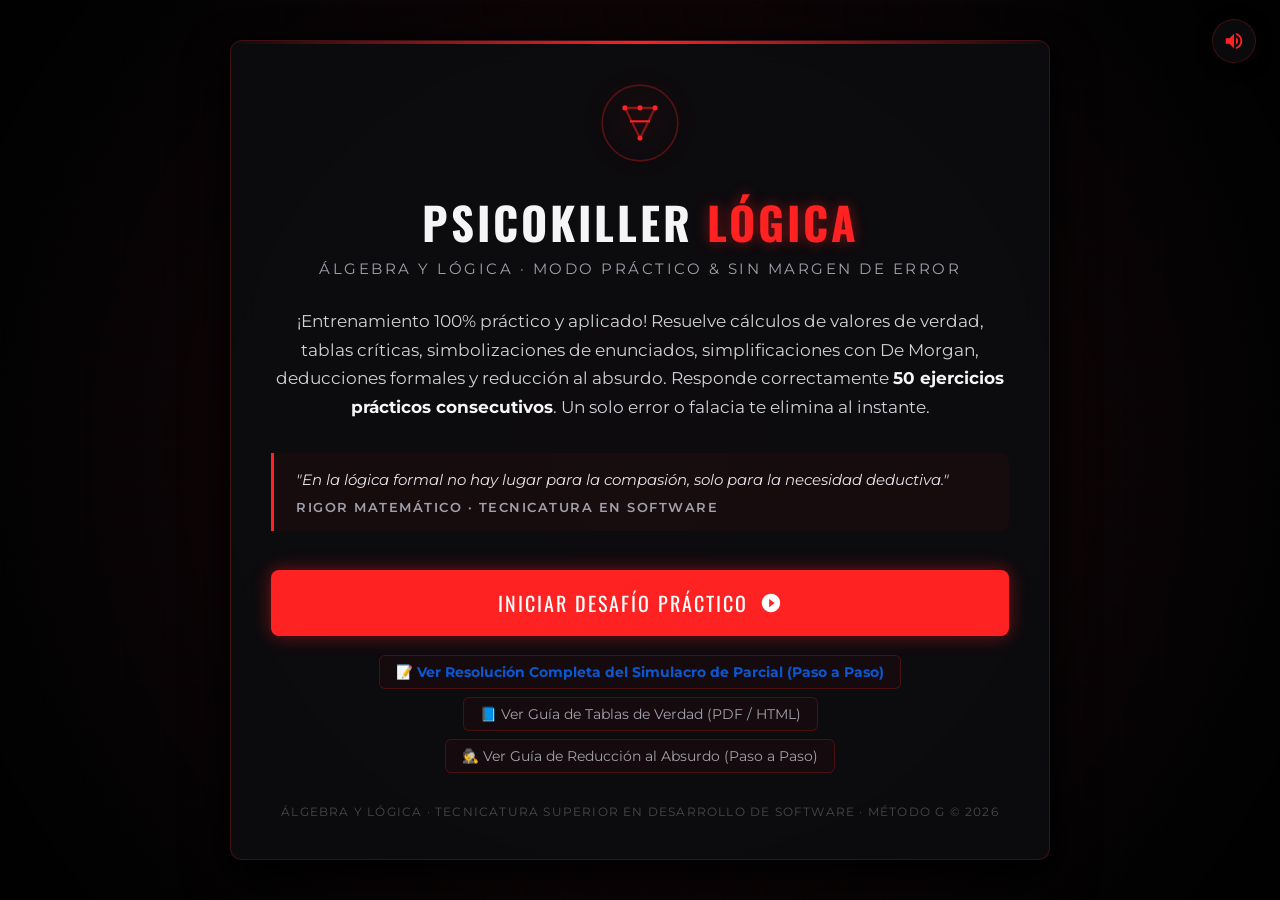
<file: index.html>
<!DOCTYPE html>
<html lang="es">
<head>
  <meta charset="UTF-8">
  <meta name="viewport" content="width=device-width, initial-scale=1.0">
  
  <!-- SEO Meta Tags -->
  <title>Psicokiller Lógica: Álgebra y Lógica sin Margen de Error</title>
  <meta name="description" content="Juego de trivia implacable en modo permadeath sobre Lógica Proposicional y de Predicados. 50 preguntas consecutivas sin fallar.">
  <meta name="author" content="Antigravity">
  
  <!-- Google Fonts Preconnect & Links -->
  <link rel="preconnect" href="https://fonts.googleapis.com">
  <link rel="preconnect" href="https://fonts.gstatic.com" crossorigin>
  <link href="https://fonts.googleapis.com/css2?family=Fira+Code:wght@400;500;600&family=Montserrat:wght@300;400;500;600;700&family=Oswald:wght@500;600;700&display=swap" rel="stylesheet">
  
  <!-- Stylesheets -->
  <link rel="stylesheet" href="style.css">
</head>
<body>

  <!-- Background Radar / Grid Effect -->
  <div class="radar-bg-container" aria-hidden="true">
    <div class="radar-wave"></div>
    <div class="radar-wave"></div>
    <div class="radar-wave"></div>
    <div class="radar-wave"></div>
    <div class="grid-overlay"></div>
  </div>

  <!-- Ambient Vignette & Damage Overlay -->
  <div class="vignette" aria-hidden="true"></div>
  <div id="blood-overlay" class="blood-vignette" aria-hidden="true"></div>

  <!-- Floating SFX Audio Control -->
  <div class="sound-control-wrapper">
    <button id="sound-toggle" class="sound-toggle-btn" aria-label="Activar o Silenciar Efectos de Sonido" title="Activar/Silenciar Efectos de Sonido">
      <!-- Sound On Icon -->
      <svg id="sound-icon-on" viewBox="0 0 24 24" width="22" height="22">
        <path d="M3 9v6h4l5 5V4L7 9H3zm13.5 3c0-1.77-1.02-3.29-2.5-4.03v8.05c1.48-.73 2.5-2.25 2.5-4.02zM14 3.23v2.06c2.89.86 5 3.54 5 6.71s-2.11 5.85-5 6.71v2.06c4.01-.91 7-4.49 7-8.77s-2.99-7.86-7-8.77z"/>
      </svg>
      <!-- Sound Muted Icon (Hidden initially) -->
      <svg id="sound-icon-off" viewBox="0 0 24 24" width="22" height="22" style="display:none;">
        <path d="M16.5 12c0-1.77-1.02-3.29-2.5-4.03v2.21l2.45 2.45c.03-.21.05-.42.05-.63zm2.5 0c0 .94-.2 1.82-.54 2.64l1.51 1.51C20.63 14.91 21 13.5 21 12c0-4.28-2.99-7.86-7-8.77v2.06c2.89.86 5 3.54 5 6.71zM4.27 3L3 4.27 7.73 9H3v6h4l5 5v-6.73l4.25 4.25c-.67.52-1.42.93-2.25 1.18v2.06c1.38-.31 2.63-.95 3.69-1.81L19.73 21 21 19.73l-9-9L4.27 3zM12 4L9.91 6.09 12 8.18V4z"/>
      </svg>
    </button>
  </div>

  <!-- Application Shell -->
  <main id="app" class="app-container">

    <!-- ================= SCREEN 1: WELCOME ================= -->
    <section id="welcome-screen" class="screen active">
      <div class="logic-logo">
        <!-- Logic Symbol Emblem SVG -->
        <svg viewBox="0 0 100 100" aria-label="Logic Gate Emblem">
          <circle cx="50" cy="50" r="45" stroke="var(--accent-red)" stroke-width="2" fill="none" opacity="0.3"/>
          <!-- Stylish Logic Symbols in Emblem: ∀, ∃, ⊨, ∧, ∨ -->
          <path d="M 32 32 L 68 32 L 50 68 Z" fill="none" stroke="var(--accent-red)" stroke-width="2.5" opacity="0.5"/>
          <path d="M 38 48 L 62 48" stroke="var(--accent-red)" stroke-width="2.5"/>
          <circle cx="50" cy="32" r="3" fill="var(--accent-red)"/>
          <circle cx="32" cy="32" r="3" fill="var(--accent-red)"/>
          <circle cx="68" cy="32" r="3" fill="var(--accent-red)"/>
          <circle cx="50" cy="68" r="3" fill="var(--accent-red)"/>
        </svg>
      </div>
      
      <h1>Psicokiller <span class="red-text">Lógica</span></h1>
      <p class="subtitle">Álgebra y Lógica · Modo Práctico & Sin Margen de Error</p>
      
      <p class="welcome-desc">
        ¡Entrenamiento 100% práctico y aplicado! Resuelve cálculos de valores de verdad, tablas críticas, simbolizaciones de enunciados, simplificaciones con De Morgan, deducciones formales y reducción al absurdo. Responde correctamente <strong>50 ejercicios prácticos consecutivos</strong>. Un solo error o falacia te elimina al instante.
      </p>

      <div class="quote-box">
        <p>"En la lógica formal no hay lugar para la compasión, solo para la necesidad deductiva."</p>
        <div class="quote-author">Rigor Matemático · Tecnicatura en Software</div>
      </div>

      <button id="start-btn" class="btn" type="button">
        Iniciar Desafío Práctico
        <svg viewBox="0 0 24 24">
          <path d="M12 2C6.48 2 2 6.48 2 12s4.48 10 10 10 10-4.48 10-10S17.52 2 12 2zm-2 14.5v-9l6 4.5-6 4.5z"/>
        </svg>
      </button>

      <div class="guide-link-wrapper" style="display:flex; flex-direction:column; gap:0.5rem; align-items:center;">
        <a href="simulacro_resuelto.html" target="_blank" class="guide-link" style="font-weight:700; color:#0b57d0;">
          📝 Ver Resolución Completa del Simulacro de Parcial (Paso a Paso)
        </a>
        <a href="tablas_de_verdad_2_variables.html" target="_blank" class="guide-link">
          📘 Ver Guía de Tablas de Verdad (PDF / HTML)
        </a>
        <a href="reduccion_al_absurdo_guia.html" target="_blank" class="guide-link">
          🕵️ Ver Guía de Reducción al Absurdo (Paso a Paso)
        </a>
      </div>
    </section>

    <!-- ================= SCREEN 2: GAME BOARD ================= -->
    <section id="trivia-screen" class="screen">
      <!-- HUD / Progress Bar -->
      <header class="hud-container">
        <div class="hud-data">
          <div id="radar-indicator">Ejercicio: <span class="accent-val" id="current-q-num">1</span>/50</div>
          <div id="streak-indicator">Racha: <span class="accent-val" id="current-streak">0</span></div>
        </div>
        <div class="progress-track" role="progressbar" aria-valuenow="0" aria-valuemin="0" aria-valuemax="100">
          <div id="progress-bar" class="progress-fill"></div>
        </div>
      </header>

      <div class="game-play-area">
        <!-- Question Board -->
        <article class="question-container">
          <div class="concept-tag" id="q-concept">Concepto</div>
          <h2 id="q-text" class="question-text">Cargando pregunta...</h2>
          <div id="options-container" class="options-list">
            <!-- Dynamically populated buttons -->
          </div>
        </article>
      </div>
    </section>

    <!-- ================= SCREEN 3: DEFEAT ================= -->
    <section id="downed-screen" class="screen">
      <div class="downed-container">
        <div class="downed-icon">
          <!-- Skull / Broken Logic Gate Icon -->
          <svg viewBox="0 0 24 24">
            <path d="M12 2C6.48 2 2 6.48 2 12c0 4.1 2.5 7.6 6.1 9.1-.1-.6-.1-1.3 0-1.9.2-1.3.8-2.6 1.7-3.7-.4-.2-.8-.4-1.2-.6-1.5-.7-2.6-2.1-2.9-3.8-.1-.4-.1-.8 0-1.2.2-.8.6-1.5 1.2-2.1.2-.2.5-.2.7 0 .5.5 1.1.9 1.8 1.1.5.2 1.1.3 1.6.3s1.1-.1 1.6-.3c.7-.2 1.3-.6 1.8-1.1.2-.2.5-.2.7 0 .6.6 1 1.3 1.2 2.1.1.4.1.8 0 1.2-.3 1.7-1.4 3.1-2.9 3.8-.4.2-.8.4-1.2.6.9 1.1 1.5 2.4 1.7 3.7.1.6.1 1.3 0 1.9 3.6-1.5 6.1-5 6.1-9.1 0-5.52-4.48-10-10-10zm-3 8c-.55 0-1-.45-1-1s.45-1 1-1 1 .45 1 1-.45 1-1 1zm6 0c-.55 0-1-.45-1-1s.45-1 1-1 1 .45 1 1-.45 1-1 1z"/>
          </svg>
        </div>
        
        <h2 class="death-title">Eliminado por Falacia Lógica</h2>
        <div class="defeat-stats">
          <p>Llegaste al ejercicio <span class="failed-q" id="failed-at">0</span> de 50.</p>
          <p style="margin-top:0.4rem; font-size:0.95rem;">Te equivocaste en el concepto: <span class="failed-q" id="failed-concept">N/A</span></p>
        </div>

        <div class="defeat-feedback" id="defeat-feedback-box" style="width: 100%; margin: 1.2rem 0; text-align: left; background: rgba(255, 34, 34, 0.05); border: 1px solid var(--border-red); border-radius: 8px; padding: 1rem 1.2rem;">
          <p style="font-size: 0.88rem; color: #a1a1aa; margin-bottom: 0.35rem;"><strong>Ejercicio fallido:</strong></p>
          <p id="failed-question-text" style="font-size: 0.95rem; color: #f5f5f7; margin-bottom: 0.75rem; line-height: 1.45;"></p>
          <p style="font-size: 0.88rem; color: var(--correct-green); margin-bottom: 0.2rem;"><strong>Solución correcta:</strong></p>
          <p id="failed-correct-answer" style="font-size: 0.95rem; color: #86efac; line-height: 1.45;"></p>
        </div>

        <div class="quote-box">
          <p id="defeat-quote">"Un error en la primera premisa invalida todo el razonamiento."</p>
          <div id="defeat-quote-author" class="quote-author">Aristóteles</div>
        </div>

        <button id="restart-btn" class="btn">
          Reiniciar desde la Pregunta 1
          <svg viewBox="0 0 24 24">
            <path d="M12 5V1L7 6l5 5V7c3.31 0 6 2.69 6 6 0 1.01-.25 1.97-.7 2.8l1.46 1.46C19.54 15.95 20 14.53 20 13c0-4.42-3.58-8-8-8zm-1.04 10.43c-.45-.83-.7-1.79-.7-2.8 0-3.31 2.69-6 6-6v4l5-5-5-5v4c-4.42 0-8 3.58-8 8 0 1.53.46 2.95 1.24 4.26l1.46-1.46z"/>
          </svg>
        </button>
      </div>
    </section>

    <!-- ================= SCREEN 4: VICTORY ================= -->
    <section id="victory-screen" class="screen">
      <div class="victory-container">
        <div class="victory-icon">
          <!-- Trophy SVG Icon -->
          <svg viewBox="0 0 24 24">
            <path d="M19 5h-2V3H7v2H5c-1.1 0-2 .9-2 2v3c0 2.44 1.72 4.48 4 4.92V18c0 1.1.9 2 2 2h6c1.1 0 2-.9 2-2v-3.08c2.28-.44 4-2.48 4-4.92V7c0-1.1-.9-2-2-2zM5 10V7h2v3H5zm14 0h-2V7h2v3z"/>
          </svg>
        </div>
        
        <h2 class="victory-title">¡Tautología Absoluta! Victoria Total</h2>
        <p class="victory-desc">
          ¡Razonamiento impecable! Has superado las 50 preguntas consecutivas sin un solo error lógico. Has demostrado un dominio absoluto de la Lógica Proposicional, las Equivalencias Notables, las Demostraciones y la Lógica de Predicados.
        </p>

        <div class="quote-box">
          <p>"Una demostración rigurosa es eterna: nadie puede refutar lo que es formalmente verdadero."</p>
          <div class="quote-author">Bertrand Russell</div>
        </div>

        <button id="play-again-btn" class="btn">
          Iniciar Nuevo Desafío
          <svg viewBox="0 0 24 24">
            <path d="M12 5V1L7 6l5 5V7c3.31 0 6 2.69 6 6 0 1.01-.25 1.97-.7 2.8l1.46 1.46C19.54 15.95 20 14.53 20 13c0-4.42-3.58-8-8-8zm-1.04 10.43c-.45-.83-.7-1.79-.7-2.8 0-3.31 2.69-6 6-6v4l5-5-5-5v4c-4.42 0-8 3.58-8 8 0 1.53.46 2.95 1.24 4.26l1.46-1.46z"/>
          </svg>
        </button>
      </div>
    </section>

    <!-- Footer -->
    <footer class="footer-text">
      Álgebra y Lógica · Tecnicatura Superior en Desarrollo de Software · Método G © 2026
    </footer>

  </main>

  <!-- Script Modules -->
  <script src="questions.js"></script>
  <script src="app.js"></script>
</body>
</html>
</file>
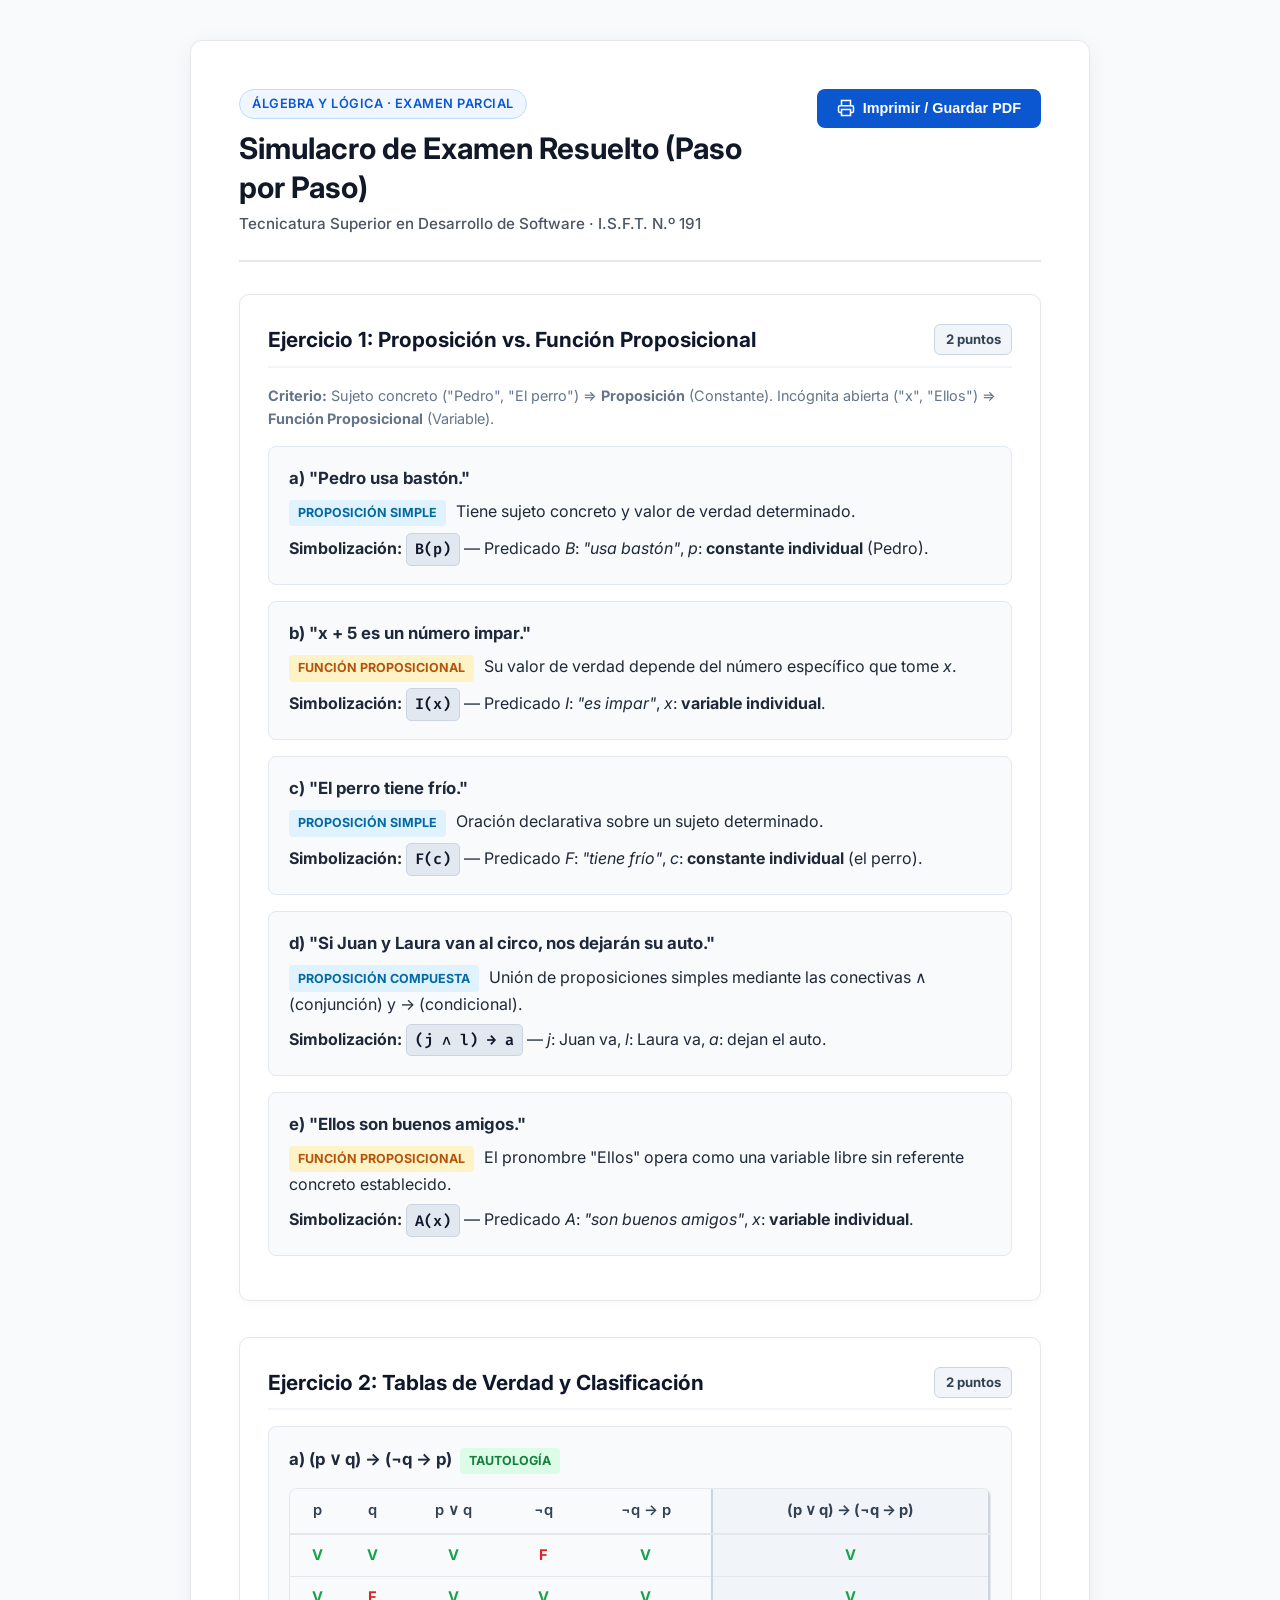
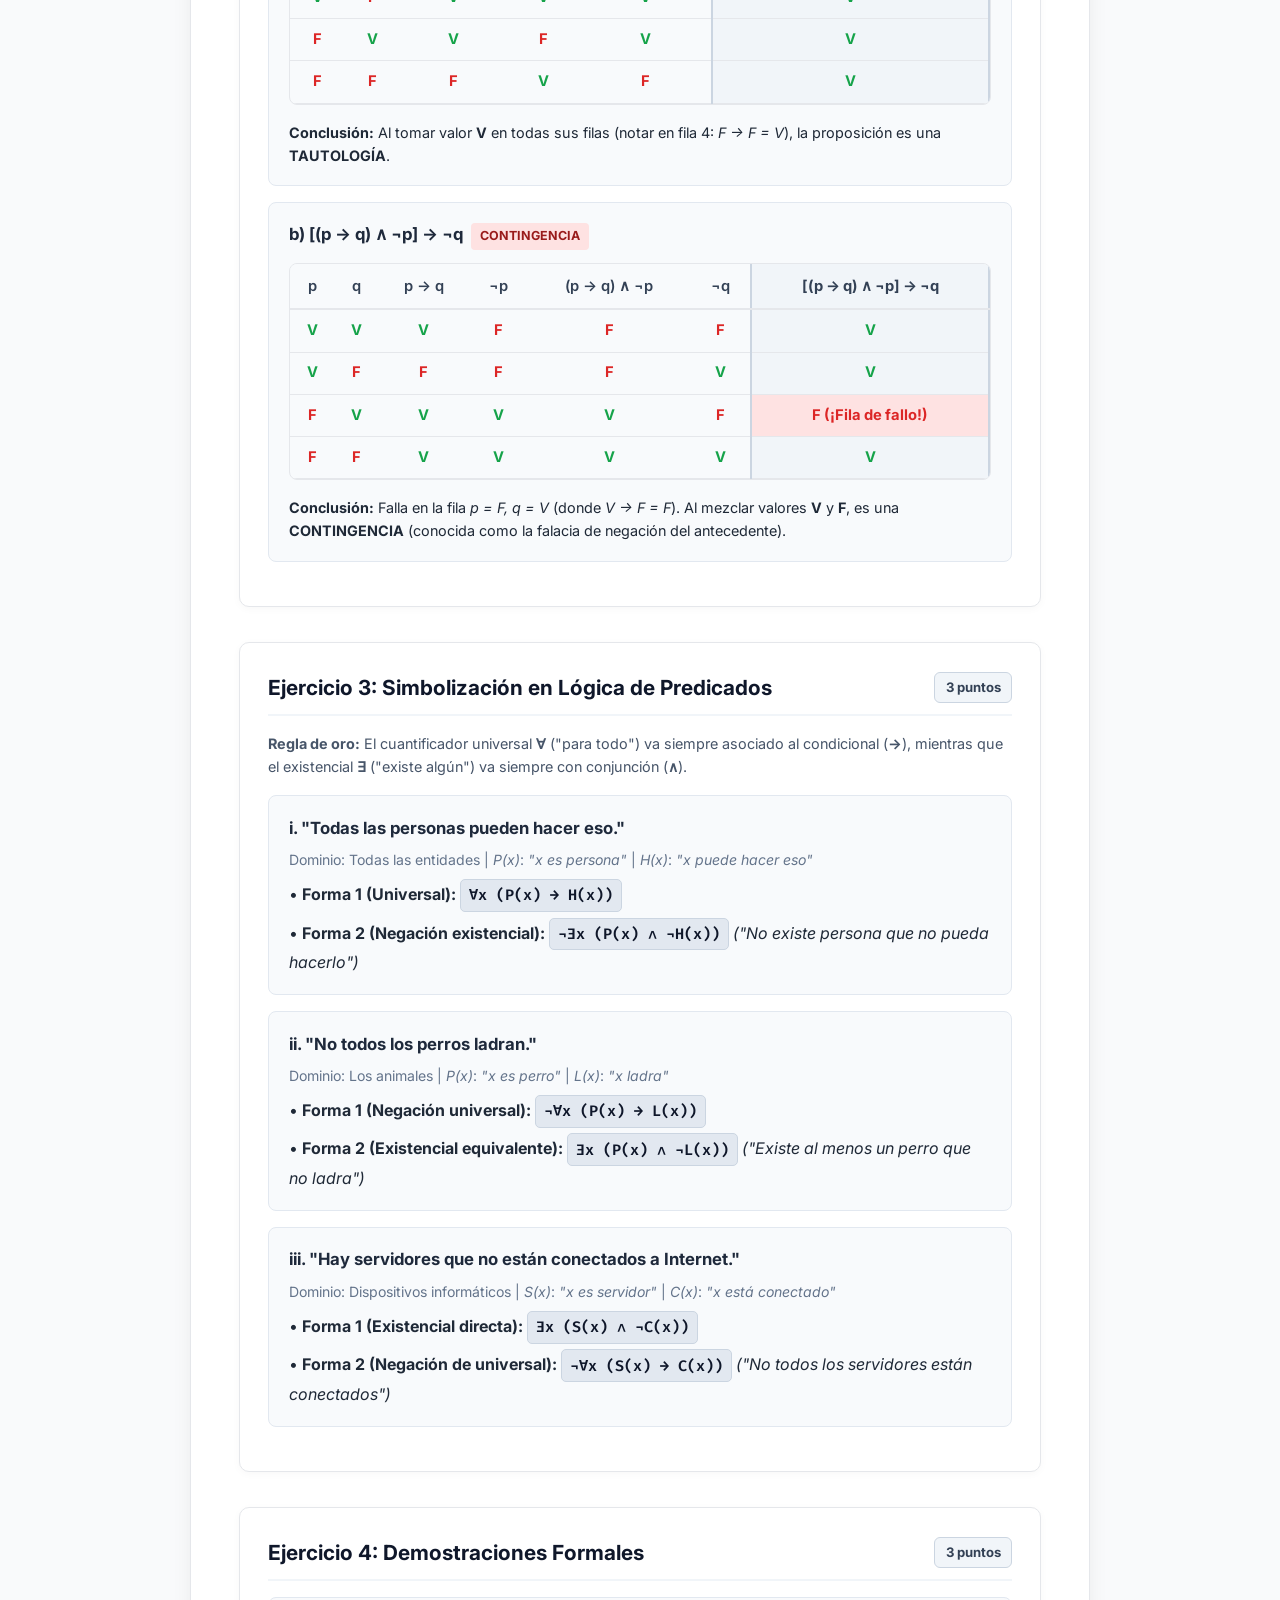
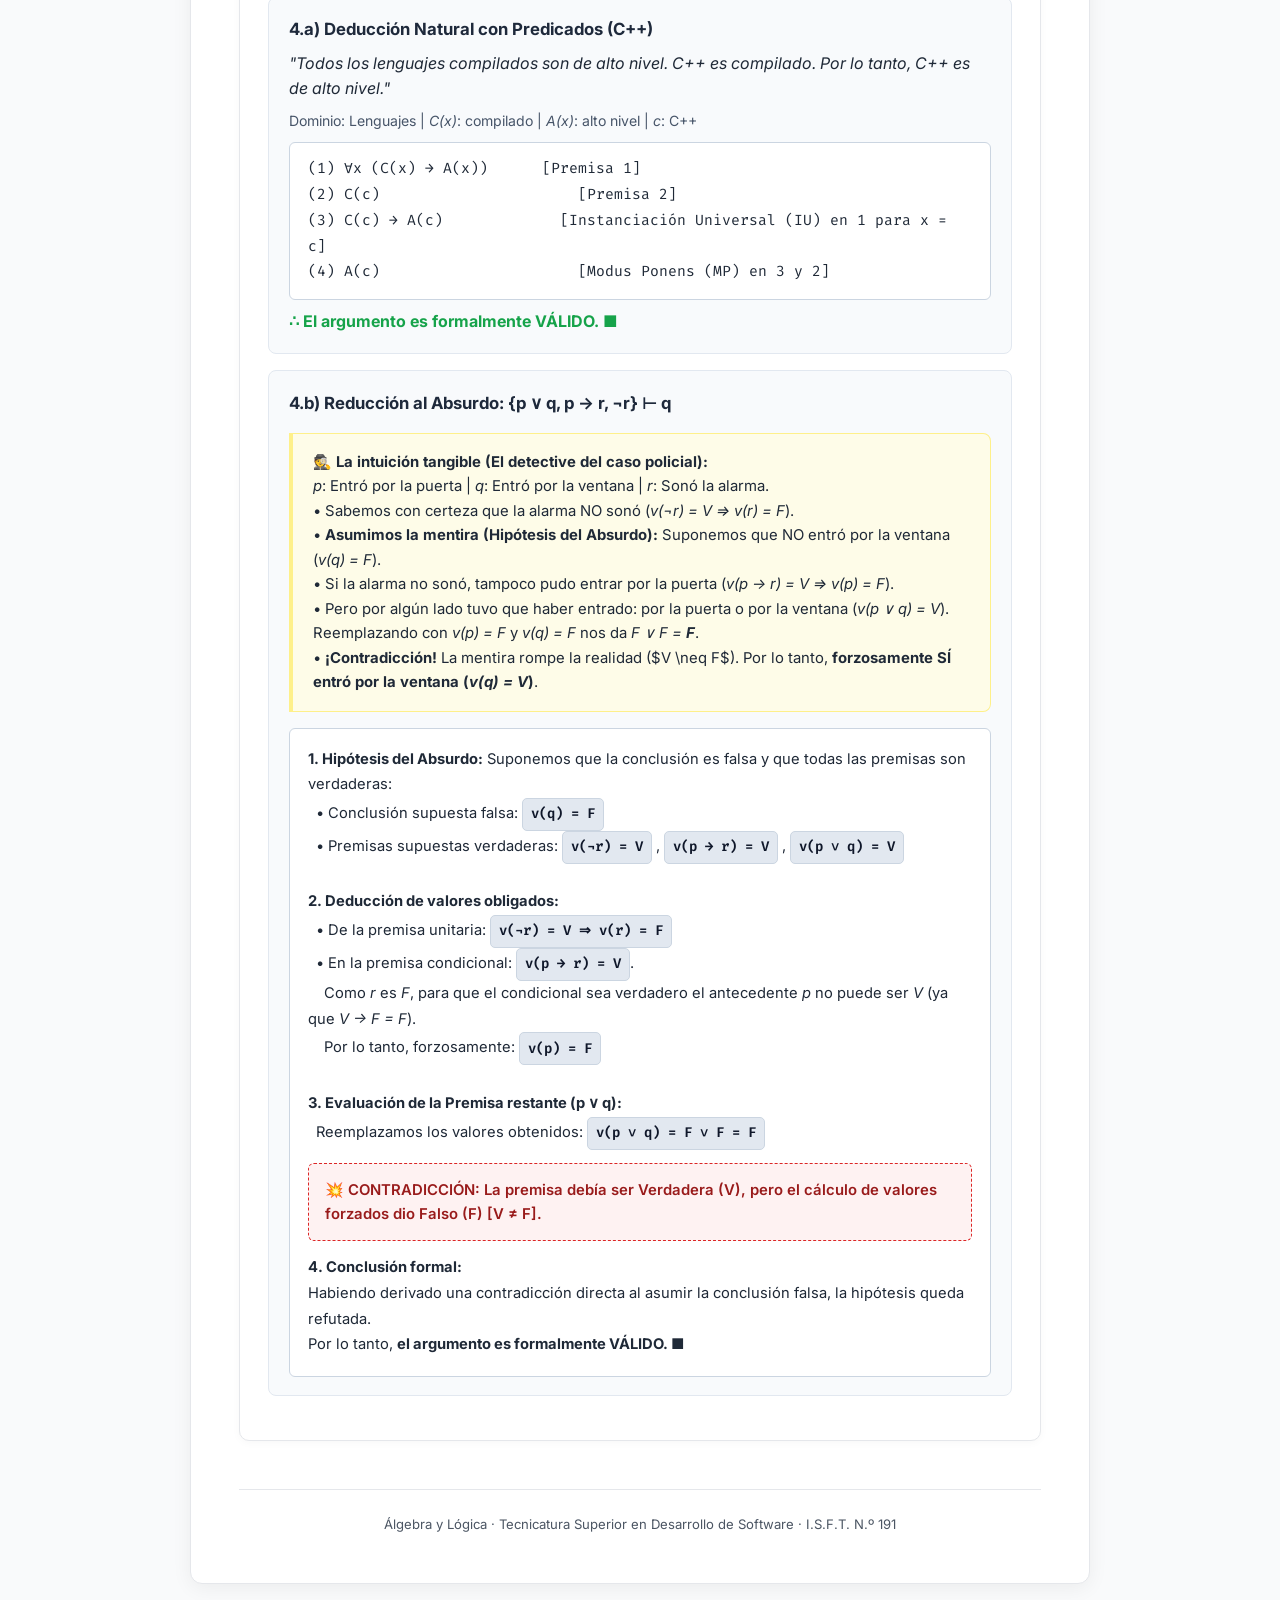
<file: simulacro_resuelto.html>
<!DOCTYPE html>
<html lang="es">
<head>
  <meta charset="UTF-8">
  <meta name="viewport" content="width=device-width, initial-scale=1.0">
  <title>Simulacro de Examen Parcial Resuelto · Álgebra y Lógica</title>
  <link rel="preconnect" href="https://fonts.googleapis.com">
  <link rel="preconnect" href="https://fonts.gstatic.com" crossorigin>
  <link href="https://fonts.googleapis.com/css2?family=Fira+Code:wght@400;500;600&family=Inter:wght@400;500;600;700&display=swap" rel="stylesheet">

  <style>
    :root {
      --primary: #0b57d0;
      --primary-dark: #0842a0;
      --text-main: #1f2937;
      --text-muted: #4b5563;
      --bg-light: #f9fafb;
      --card-bg: #ffffff;
      --border: #e5e7eb;
      --accent-red: #dc2626;
      --accent-green: #16a34a;
      --accent-amber: #d97706;
    }

    * {
      box-sizing: border-box;
      margin: 0;
      padding: 0;
    }

    body {
      font-family: 'Inter', -apple-system, BlinkMacSystemFont, sans-serif;
      color: var(--text-main);
      background-color: var(--bg-light);
      line-height: 1.6;
      padding: 2.5rem 1rem;
    }

    .container {
      max-width: 900px;
      margin: 0 auto;
      background: var(--card-bg);
      padding: 3rem;
      border-radius: 12px;
      box-shadow: 0 4px 20px rgba(0, 0, 0, 0.06);
      border: 1px solid var(--border);
    }

    header {
      border-bottom: 2px solid var(--border);
      padding-bottom: 1.5rem;
      margin-bottom: 2rem;
      display: flex;
      justify-content: space-between;
      align-items: flex-start;
      gap: 1.5rem;
    }

    .header-text h1 {
      font-size: 1.85rem;
      color: #111827;
      font-weight: 700;
      margin-bottom: 0.35rem;
      line-height: 1.3;
    }

    .header-text .subtitle {
      color: var(--text-muted);
      font-size: 0.95rem;
      font-weight: 500;
    }

    .badge-header {
      display: inline-block;
      background: #eff6ff;
      color: var(--primary);
      padding: 0.25rem 0.75rem;
      border-radius: 9999px;
      font-size: 0.8rem;
      font-weight: 600;
      text-transform: uppercase;
      letter-spacing: 0.5px;
      margin-bottom: 0.6rem;
      border: 1px solid #bfdbfe;
    }

    .btn-print {
      background: var(--primary);
      color: white;
      border: none;
      padding: 0.65rem 1.25rem;
      border-radius: 8px;
      font-weight: 600;
      font-size: 0.9rem;
      cursor: pointer;
      display: flex;
      align-items: center;
      gap: 0.5rem;
      transition: background 0.2s ease;
      flex-shrink: 0;
    }

    .btn-print:hover {
      background: var(--primary-dark);
    }

    .exercise-section {
      background: #ffffff;
      border: 1px solid var(--border);
      border-radius: 10px;
      padding: 1.75rem;
      margin-bottom: 2.2rem;
      box-shadow: 0 2px 8px rgba(0, 0, 0, 0.03);
      page-break-inside: avoid;
    }

    .exercise-header-row {
      display: flex;
      justify-content: space-between;
      align-items: center;
      margin-bottom: 1rem;
      border-bottom: 2px solid #f1f5f9;
      padding-bottom: 0.6rem;
    }

    .exercise-title {
      font-size: 1.3rem;
      color: #0f172a;
      font-weight: 700;
      display: flex;
      align-items: center;
      gap: 0.5rem;
    }

    .points-badge {
      background: #f1f5f9;
      color: #334155;
      font-size: 0.82rem;
      font-weight: 700;
      padding: 0.25rem 0.65rem;
      border-radius: 6px;
      border: 1px solid #cbd5e1;
    }

    .sub-item {
      background: #f8fafc;
      border: 1px solid #e2e8f0;
      border-radius: 8px;
      padding: 1.15rem 1.25rem;
      margin-bottom: 1rem;
    }

    .sub-item-title {
      font-weight: 700;
      color: #1e293b;
      margin-bottom: 0.45rem;
      font-size: 1.05rem;
    }

    .meta-tag {
      display: inline-block;
      font-size: 0.78rem;
      font-weight: 700;
      text-transform: uppercase;
      padding: 0.2rem 0.55rem;
      border-radius: 4px;
      margin-right: 0.4rem;
    }

    .tag-prop { background: #e0f2fe; color: #0369a1; }
    .tag-func { background: #fef3c7; color: #b45309; }
    .tag-tauto { background: #dcfce7; color: #15803d; }
    .tag-contin { background: #fee2e2; color: #991b1b; }

    .formula {
      font-family: 'Fira Code', monospace;
      background: #e2e8f0;
      padding: 0.2rem 0.5rem;
      border-radius: 5px;
      font-size: 0.95em;
      font-weight: 600;
      color: #0f172a;
      border: 1px solid #cbd5e1;
      display: inline-block;
    }

    /* Tablas */
    .table-wrapper {
      overflow-x: auto;
      margin: 0.85rem 0 1rem 0;
      border: 1px solid var(--border);
      border-radius: 8px;
    }

    table {
      width: 100%;
      border-collapse: collapse;
      text-align: center;
      font-size: 0.92rem;
    }

    th {
      background: #f8fafc;
      color: #334155;
      font-weight: 600;
      padding: 0.65rem;
      border-bottom: 2px solid var(--border);
    }

    td {
      padding: 0.55rem;
      border-bottom: 1px solid var(--border);
      color: #1e293b;
    }

    .val-v { font-weight: 700; color: var(--accent-green); }
    .val-f { font-weight: 700; color: var(--accent-red); }

    .col-result {
      background: #f1f5f9;
      font-weight: 700;
      border-left: 2px solid #cbd5e1;
      border-right: 2px solid #cbd5e1;
    }

    .callout {
      background: #f8fafc;
      border-left: 4px solid #64748b;
      padding: 1rem 1.25rem;
      border-radius: 0 8px 8px 0;
      margin: 1rem 0;
      font-size: 0.93rem;
      line-height: 1.65;
    }

    .callout.detective {
      background: #fefce8;
      border-left-color: #ca8a04;
      border: 1px solid #fef08a;
      border-left-width: 4px;
    }

    .callout.contradiction {
      background: #fef2f2;
      border: 1px dashed var(--accent-red);
      color: #991b1b;
      font-weight: 600;
      padding: 0.85rem 1rem;
      border-radius: 6px;
      margin: 0.85rem 0;
    }

    footer {
      margin-top: 3rem;
      padding-top: 1.5rem;
      border-top: 1px solid var(--border);
      text-align: center;
      font-size: 0.82rem;
      color: var(--text-muted);
    }

    /* Print Styles */
    @media print {
      body { background: #fff; padding: 0; }
      .container { border: none; box-shadow: none; padding: 0; max-width: 100%; }
      .btn-print { display: none !important; }
      .exercise-section { page-break-inside: avoid; border: 1px solid #94a3b8; }
    }
  </style>
</head>
<body>

  <div class="container">
    <header>
      <div class="header-text">
        <span class="badge-header">Álgebra y Lógica · Examen Parcial</span>
        <h1>Simulacro de Examen Resuelto (Paso por Paso)</h1>
        <p class="subtitle">Tecnicatura Superior en Desarrollo de Software · I.S.F.T. N.º 191</p>
      </div>
      <button class="btn-print" onclick="window.print()">
        <svg width="18" height="18" viewBox="0 0 24 24" fill="none" stroke="currentColor" stroke-width="2">
          <polyline points="6 9 6 2 18 2 18 9"></polyline>
          <path d="M6 18H4a2 2 0 0 1-2-2v-5a2 2 0 0 1 2-2h16a2 2 0 0 1 2 2v5a2 2 0 0 1-2 2h-2"></path>
          <rect x="6" y="14" width="12" height="8"></rect>
        </svg>
        Imprimir / Guardar PDF
      </button>
    </header>

    <!-- ==========================================
         EJERCICIO 1
         ========================================== -->
    <section class="exercise-section">
      <div class="exercise-header-row">
        <div class="exercise-title">Ejercicio 1: Proposición vs. Función Proposicional</div>
        <span class="points-badge">2 puntos</span>
      </div>
      <p style="font-size:0.9rem; color:#64748b; margin-bottom:1rem;">
        <strong>Criterio:</strong> Sujeto concreto ("Pedro", "El perro") ⇒ <strong>Proposición</strong> (Constante). Incógnita abierta ("x", "Ellos") ⇒ <strong>Función Proposicional</strong> (Variable).
      </p>

      <div class="sub-item">
        <div class="sub-item-title">a) "Pedro usa bastón."</div>
        <p><span class="meta-tag tag-prop">Proposición simple</span> Tiene sujeto concreto y valor de verdad determinado.</p>
        <p style="margin-top:0.4rem;"><strong>Simbolización:</strong> <span class="formula">B(p)</span> — Predicado <em>B</em>: <em>"usa bastón"</em>, <em>p</em>: <strong>constante individual</strong> (Pedro).</p>
      </div>

      <div class="sub-item">
        <div class="sub-item-title">b) "x + 5 es un número impar."</div>
        <p><span class="meta-tag tag-func">Función proposicional</span> Su valor de verdad depende del número específico que tome <em>x</em>.</p>
        <p style="margin-top:0.4rem;"><strong>Simbolización:</strong> <span class="formula">I(x)</span> — Predicado <em>I</em>: <em>"es impar"</em>, <em>x</em>: <strong>variable individual</strong>.</p>
      </div>

      <div class="sub-item">
        <div class="sub-item-title">c) "El perro tiene frío."</div>
        <p><span class="meta-tag tag-prop">Proposición simple</span> Oración declarativa sobre un sujeto determinado.</p>
        <p style="margin-top:0.4rem;"><strong>Simbolización:</strong> <span class="formula">F(c)</span> — Predicado <em>F</em>: <em>"tiene frío"</em>, <em>c</em>: <strong>constante individual</strong> (el perro).</p>
      </div>

      <div class="sub-item">
        <div class="sub-item-title">d) "Si Juan y Laura van al circo, nos dejarán su auto."</div>
        <p><span class="meta-tag tag-prop">Proposición compuesta</span> Unión de proposiciones simples mediante las conectivas ∧ (conjunción) y → (condicional).</p>
        <p style="margin-top:0.4rem;"><strong>Simbolización:</strong> <span class="formula">(j ∧ l) → a</span> — <em>j</em>: Juan va, <em>l</em>: Laura va, <em>a</em>: dejan el auto.</p>
      </div>

      <div class="sub-item">
        <div class="sub-item-title">e) "Ellos son buenos amigos."</div>
        <p><span class="meta-tag tag-func">Función proposicional</span> El pronombre "Ellos" opera como una variable libre sin referente concreto establecido.</p>
        <p style="margin-top:0.4rem;"><strong>Simbolización:</strong> <span class="formula">A(x)</span> — Predicado <em>A</em>: <em>"son buenos amigos"</em>, <em>x</em>: <strong>variable individual</strong>.</p>
      </div>
    </section>

    <!-- ==========================================
         EJERCICIO 2
         ========================================== -->
    <section class="exercise-section">
      <div class="exercise-header-row">
        <div class="exercise-title">Ejercicio 2: Tablas de Verdad y Clasificación</div>
        <span class="points-badge">2 puntos</span>
      </div>

      <!-- 2.a -->
      <div class="sub-item">
        <div class="sub-item-title">a) (p ∨ q) → (¬q → p) &nbsp;<span class="meta-tag tag-tauto">Tautología</span></div>
        <div class="table-wrapper">
          <table>
            <thead>
              <tr>
                <th>p</th>
                <th>q</th>
                <th>p ∨ q</th>
                <th>¬q</th>
                <th>¬q → p</th>
                <th class="col-result">(p ∨ q) → (¬q → p)</th>
              </tr>
            </thead>
            <tbody>
              <tr><td class="val-v">V</td><td class="val-v">V</td><td class="val-v">V</td><td class="val-f">F</td><td class="val-v">V</td><td class="col-result val-v">V</td></tr>
              <tr><td class="val-v">V</td><td class="val-f">F</td><td class="val-v">V</td><td class="val-v">V</td><td class="val-v">V</td><td class="col-result val-v">V</td></tr>
              <tr><td class="val-f">F</td><td class="val-v">V</td><td class="val-v">V</td><td class="val-f">F</td><td class="val-v">V</td><td class="col-result val-v">V</td></tr>
              <tr><td class="val-f">F</td><td class="val-f">F</td><td class="val-f">F</td><td class="val-v">V</td><td class="val-f">F</td><td class="col-result val-v">V</td></tr>
            </tbody>
          </table>
        </div>
        <p style="font-size:0.9rem;"><strong>Conclusión:</strong> Al tomar valor <strong>V</strong> en todas sus filas (notar en fila 4: <em>F → F = V</em>), la proposición es una <strong>TAUTOLOGÍA</strong>.</p>
      </div>

      <!-- 2.b -->
      <div class="sub-item">
        <div class="sub-item-title">b) [(p → q) ∧ ¬p] → ¬q &nbsp;<span class="meta-tag tag-contin">Contingencia</span></div>
        <div class="table-wrapper">
          <table>
            <thead>
              <tr>
                <th>p</th>
                <th>q</th>
                <th>p → q</th>
                <th>¬p</th>
                <th>(p → q) ∧ ¬p</th>
                <th>¬q</th>
                <th class="col-result">[(p → q) ∧ ¬p] → ¬q</th>
              </tr>
            </thead>
            <tbody>
              <tr><td class="val-v">V</td><td class="val-v">V</td><td class="val-v">V</td><td class="val-f">F</td><td class="val-f">F</td><td class="val-f">F</td><td class="col-result val-v">V</td></tr>
              <tr><td class="val-v">V</td><td class="val-f">F</td><td class="val-f">F</td><td class="val-f">F</td><td class="val-f">F</td><td class="val-v">V</td><td class="col-result val-v">V</td></tr>
              <tr><td class="val-f">F</td><td class="val-v">V</td><td class="val-v">V</td><td class="val-v">V</td><td class="val-v">V</td><td class="val-f">F</td><td class="col-result val-f" style="background:#fee2e2;">F (¡Fila de fallo!)</td></tr>
              <tr><td class="val-f">F</td><td class="val-f">F</td><td class="val-v">V</td><td class="val-v">V</td><td class="val-v">V</td><td class="val-v">V</td><td class="col-result val-v">V</td></tr>
            </tbody>
          </table>
        </div>
        <p style="font-size:0.9rem;"><strong>Conclusión:</strong> Falla en la fila <em>p = F, q = V</em> (donde <em>V → F = F</em>). Al mezclar valores <strong>V</strong> y <strong>F</strong>, es una <strong>CONTINGENCIA</strong> (conocida como la falacia de negación del antecedente).</p>
      </div>
    </section>

    <!-- ==========================================
         EJERCICIO 3
         ========================================== -->
    <section class="exercise-section">
      <div class="exercise-header-row">
        <div class="exercise-title">Ejercicio 3: Simbolización en Lógica de Predicados</div>
        <span class="points-badge">3 puntos</span>
      </div>
      <p style="font-size:0.9rem; color:#475569; margin-bottom:1.1rem;">
        <strong>Regla de oro:</strong> El cuantificador universal <strong>∀</strong> ("para todo") va siempre asociado al condicional (<strong>→</strong>), mientras que el existencial <strong>∃</strong> ("existe algún") va siempre con conjunción (<strong>∧</strong>).
      </p>

      <div class="sub-item">
        <div class="sub-item-title">i. "Todas las personas pueden hacer eso."</div>
        <p style="color:#64748b; font-size:0.88rem; margin-bottom:0.5rem;">
          Dominio: Todas las entidades | <em>P(x)</em>: <em>"x es persona"</em> | <em>H(x)</em>: <em>"x puede hacer eso"</em>
        </p>
        <p style="margin-bottom:0.35rem;">• <strong>Forma 1 (Universal):</strong> <span class="formula">∀x (P(x) → H(x))</span></p>
        <p>• <strong>Forma 2 (Negación existencial):</strong> <span class="formula">¬∃x (P(x) ∧ ¬H(x))</span> <em>("No existe persona que no pueda hacerlo")</em></p>
      </div>

      <div class="sub-item">
        <div class="sub-item-title">ii. "No todos los perros ladran."</div>
        <p style="color:#64748b; font-size:0.88rem; margin-bottom:0.5rem;">
          Dominio: Los animales | <em>P(x)</em>: <em>"x es perro"</em> | <em>L(x)</em>: <em>"x ladra"</em>
        </p>
        <p style="margin-bottom:0.35rem;">• <strong>Forma 1 (Negación universal):</strong> <span class="formula">¬∀x (P(x) → L(x))</span></p>
        <p>• <strong>Forma 2 (Existencial equivalente):</strong> <span class="formula">∃x (P(x) ∧ ¬L(x))</span> <em>("Existe al menos un perro que no ladra")</em></p>
      </div>

      <div class="sub-item">
        <div class="sub-item-title">iii. "Hay servidores que no están conectados a Internet."</div>
        <p style="color:#64748b; font-size:0.88rem; margin-bottom:0.5rem;">
          Dominio: Dispositivos informáticos | <em>S(x)</em>: <em>"x es servidor"</em> | <em>C(x)</em>: <em>"x está conectado"</em>
        </p>
        <p style="margin-bottom:0.35rem;">• <strong>Forma 1 (Existencial directa):</strong> <span class="formula">∃x (S(x) ∧ ¬C(x))</span></p>
        <p>• <strong>Forma 2 (Negación de universal):</strong> <span class="formula">¬∀x (S(x) → C(x))</span> <em>("No todos los servidores están conectados")</em></p>
      </div>
    </section>

    <!-- ==========================================
         EJERCICIO 4
         ========================================== -->
    <section class="exercise-section">
      <div class="exercise-header-row">
        <div class="exercise-title">Ejercicio 4: Demostraciones Formales</div>
        <span class="points-badge">3 puntos</span>
      </div>

      <!-- 4.a -->
      <div class="sub-item">
        <div class="sub-item-title">4.a) Deducción Natural con Predicados (C++)</div>
        <p style="margin-bottom:0.5rem;"><em>"Todos los lenguajes compilados son de alto nivel. C++ es compilado. Por lo tanto, C++ es de alto nivel."</em></p>
        <p style="font-size:0.88rem; color:#475569; margin-bottom:0.6rem;">
          Dominio: Lenguajes | <em>C(x)</em>: compilado | <em>A(x)</em>: alto nivel | <em>c</em>: C++
        </p>

        <div style="background:#ffffff; border:1px solid #cbd5e1; border-radius:6px; padding:0.85rem 1.1rem; font-family:'Fira Code', monospace; font-size:0.92rem; line-height:1.75;">
          (1) ∀x (C(x) → A(x)) &nbsp;&nbsp;&nbsp;&nbsp; [Premisa 1]<br>
          (2) C(c) &nbsp;&nbsp;&nbsp;&nbsp;&nbsp;&nbsp;&nbsp;&nbsp;&nbsp;&nbsp;&nbsp;&nbsp;&nbsp;&nbsp;&nbsp;&nbsp;&nbsp;&nbsp;&nbsp;&nbsp; [Premisa 2]<br>
          (3) C(c) → A(c) &nbsp;&nbsp;&nbsp;&nbsp;&nbsp;&nbsp;&nbsp;&nbsp;&nbsp;&nbsp;&nbsp; [Instanciación Universal (IU) en 1 para x = c]<br>
          (4) A(c) &nbsp;&nbsp;&nbsp;&nbsp;&nbsp;&nbsp;&nbsp;&nbsp;&nbsp;&nbsp;&nbsp;&nbsp;&nbsp;&nbsp;&nbsp;&nbsp;&nbsp;&nbsp;&nbsp;&nbsp; [Modus Ponens (MP) en 3 y 2]
        </div>
        <p style="margin-top:0.6rem; font-weight:700; color:var(--accent-green);">∴ El argumento es formalmente VÁLIDO. ■</p>
      </div>

      <!-- 4.b -->
      <div class="sub-item">
        <div class="sub-item-title">4.b) Reducción al Absurdo: {p ∨ q, p → r, ¬r} ⊢ q</div>

        <!-- Explicación tangible -->
        <div class="callout detective">
          <strong>🕵️ La intuición tangible (El detective del caso policial):</strong><br>
          <em>p</em>: Entró por la puerta | <em>q</em>: Entró por la ventana | <em>r</em>: Sonó la alarma.<br>
          • Sabemos con certeza que la alarma NO sonó (<em>v(¬r) = V ⇒ v(r) = F</em>).<br>
          • <strong>Asumimos la mentira (Hipótesis del Absurdo):</strong> Suponemos que NO entró por la ventana (<em>v(q) = F</em>).<br>
          • Si la alarma no sonó, tampoco pudo entrar por la puerta (<em>v(p → r) = V ⇒ v(p) = F</em>).<br>
          • Pero por algún lado tuvo que haber entrado: por la puerta o por la ventana (<em>v(p ∨ q) = V</em>). Reemplazando con <em>v(p) = F</em> y <em>v(q) = F</em> nos da <em>F ∨ F = <strong>F</strong></em>.<br>
          • <strong>¡Contradicción!</strong> La mentira rompe la realidad ($V \neq F$). Por lo tanto, <strong>forzosamente SÍ entró por la ventana (<em>v(q) = V</em>)</strong>.
        </div>

        <!-- Lo que se escribe en la hoja -->
        <div style="background:#ffffff; border:1px solid #cbd5e1; border-radius:6px; padding:1.1rem; font-size:0.92rem; line-height:1.75;">
          <strong>1. Hipótesis del Absurdo:</strong> Suponemos que la conclusión es falsa y que todas las premisas son verdaderas:<br>
          &nbsp;&nbsp;• Conclusión supuesta falsa: <span class="formula">v(q) = F</span><br>
          &nbsp;&nbsp;• Premisas supuestas verdaderas: <span class="formula">v(¬r) = V</span> , <span class="formula">v(p → r) = V</span> , <span class="formula">v(p ∨ q) = V</span><br><br>

          <strong>2. Deducción de valores obligados:</strong><br>
          &nbsp;&nbsp;• De la premisa unitaria: <span class="formula">v(¬r) = V ⇒ v(r) = F</span><br>
          &nbsp;&nbsp;• En la premisa condicional: <span class="formula">v(p → r) = V</span>.<br>
          &nbsp;&nbsp;&nbsp;&nbsp;Como <em>r</em> es <em>F</em>, para que el condicional sea verdadero el antecedente <em>p</em> no puede ser <em>V</em> (ya que <em>V → F = F</em>).<br>
          &nbsp;&nbsp;&nbsp;&nbsp;Por lo tanto, forzosamente: <span class="formula">v(p) = F</span><br><br>

          <strong>3. Evaluación de la Premisa restante (p ∨ q):</strong><br>
          &nbsp;&nbsp;Reemplazamos los valores obtenidos: <span class="formula">v(p ∨ q) = F ∨ F = F</span><br>

          <div class="callout contradiction">
            💥 CONTRADICCIÓN: La premisa debía ser Verdadera (V), pero el cálculo de valores forzados dio Falso (F) [V ≠ F].
          </div>

          <strong>4. Conclusión formal:</strong><br>
          Habiendo derivado una contradicción directa al asumir la conclusión falsa, la hipótesis queda refutada.<br>
          Por lo tanto, <strong>el argumento es formalmente VÁLIDO. ■</strong>
        </div>
      </div>
    </section>

    <footer>
      Álgebra y Lógica · Tecnicatura Superior en Desarrollo de Software · I.S.F.T. N.º 191
    </footer>
  </div>

</body>
</html>
</file>
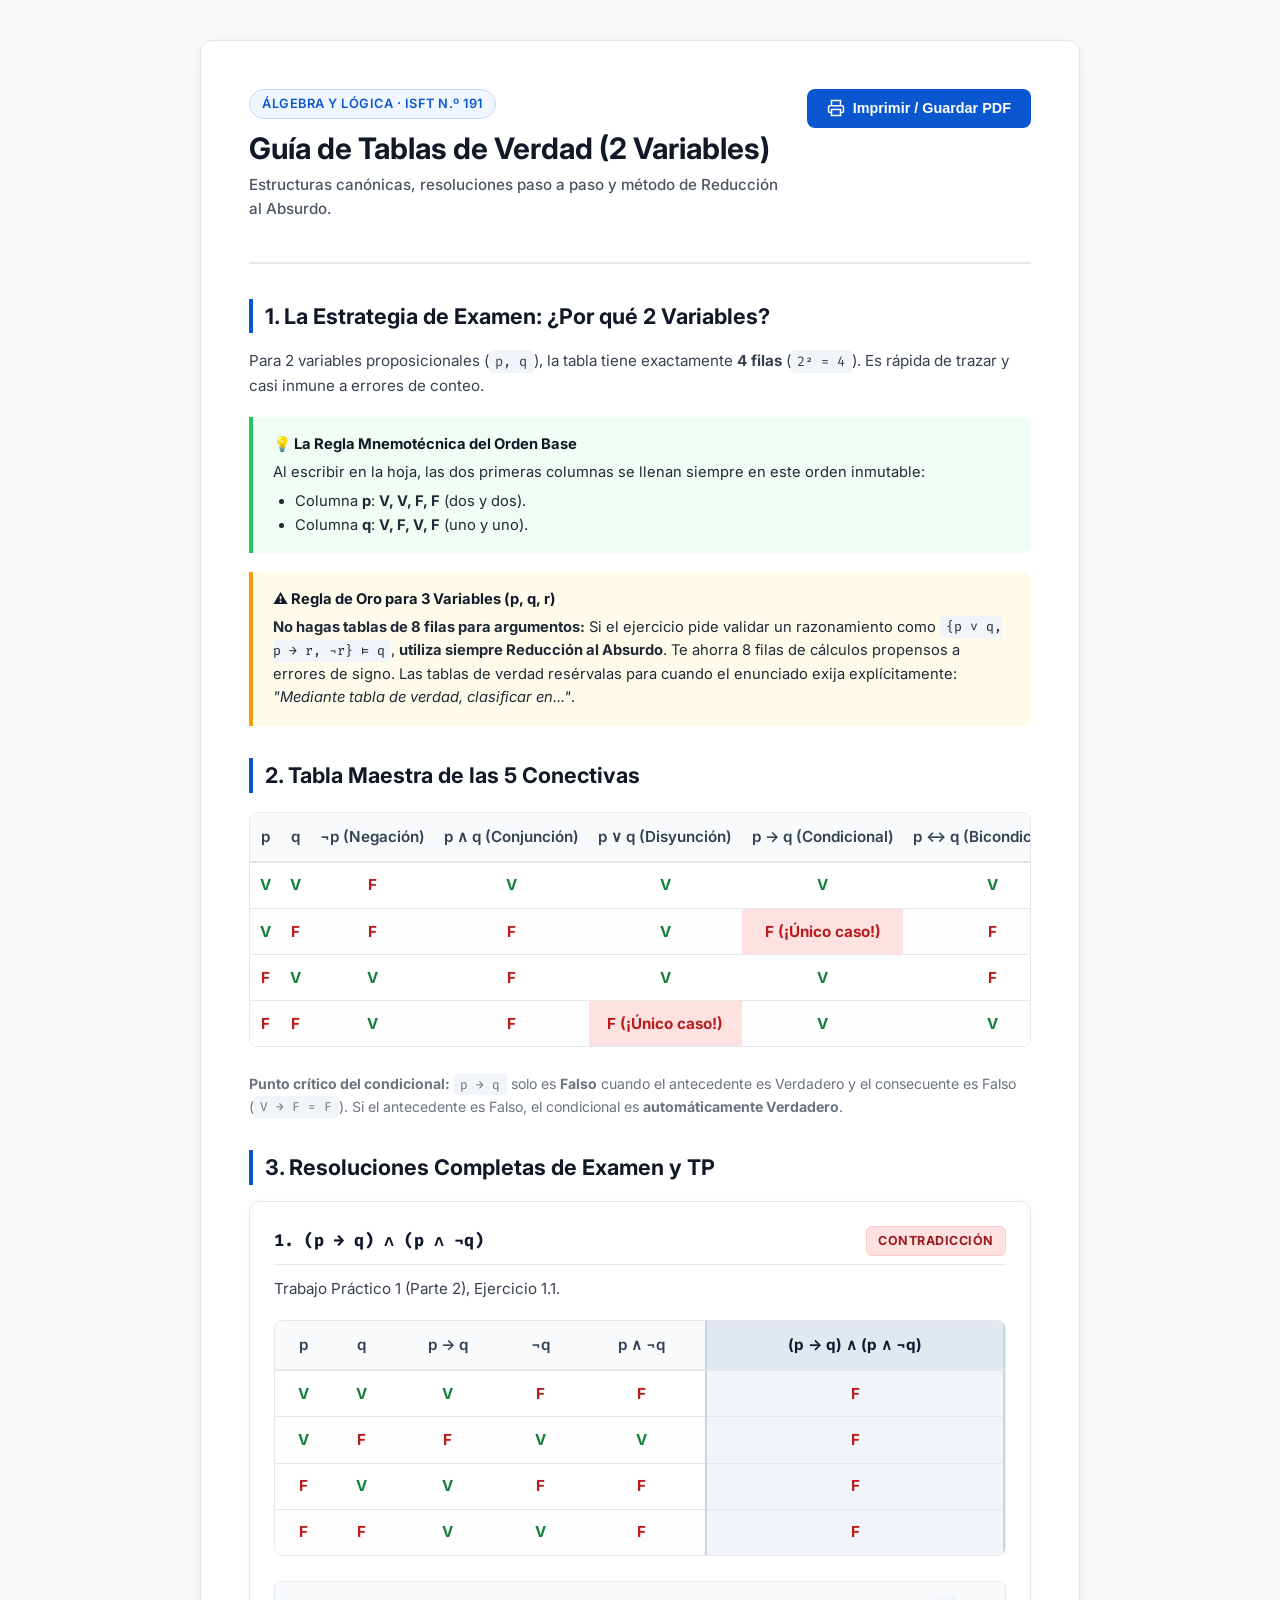
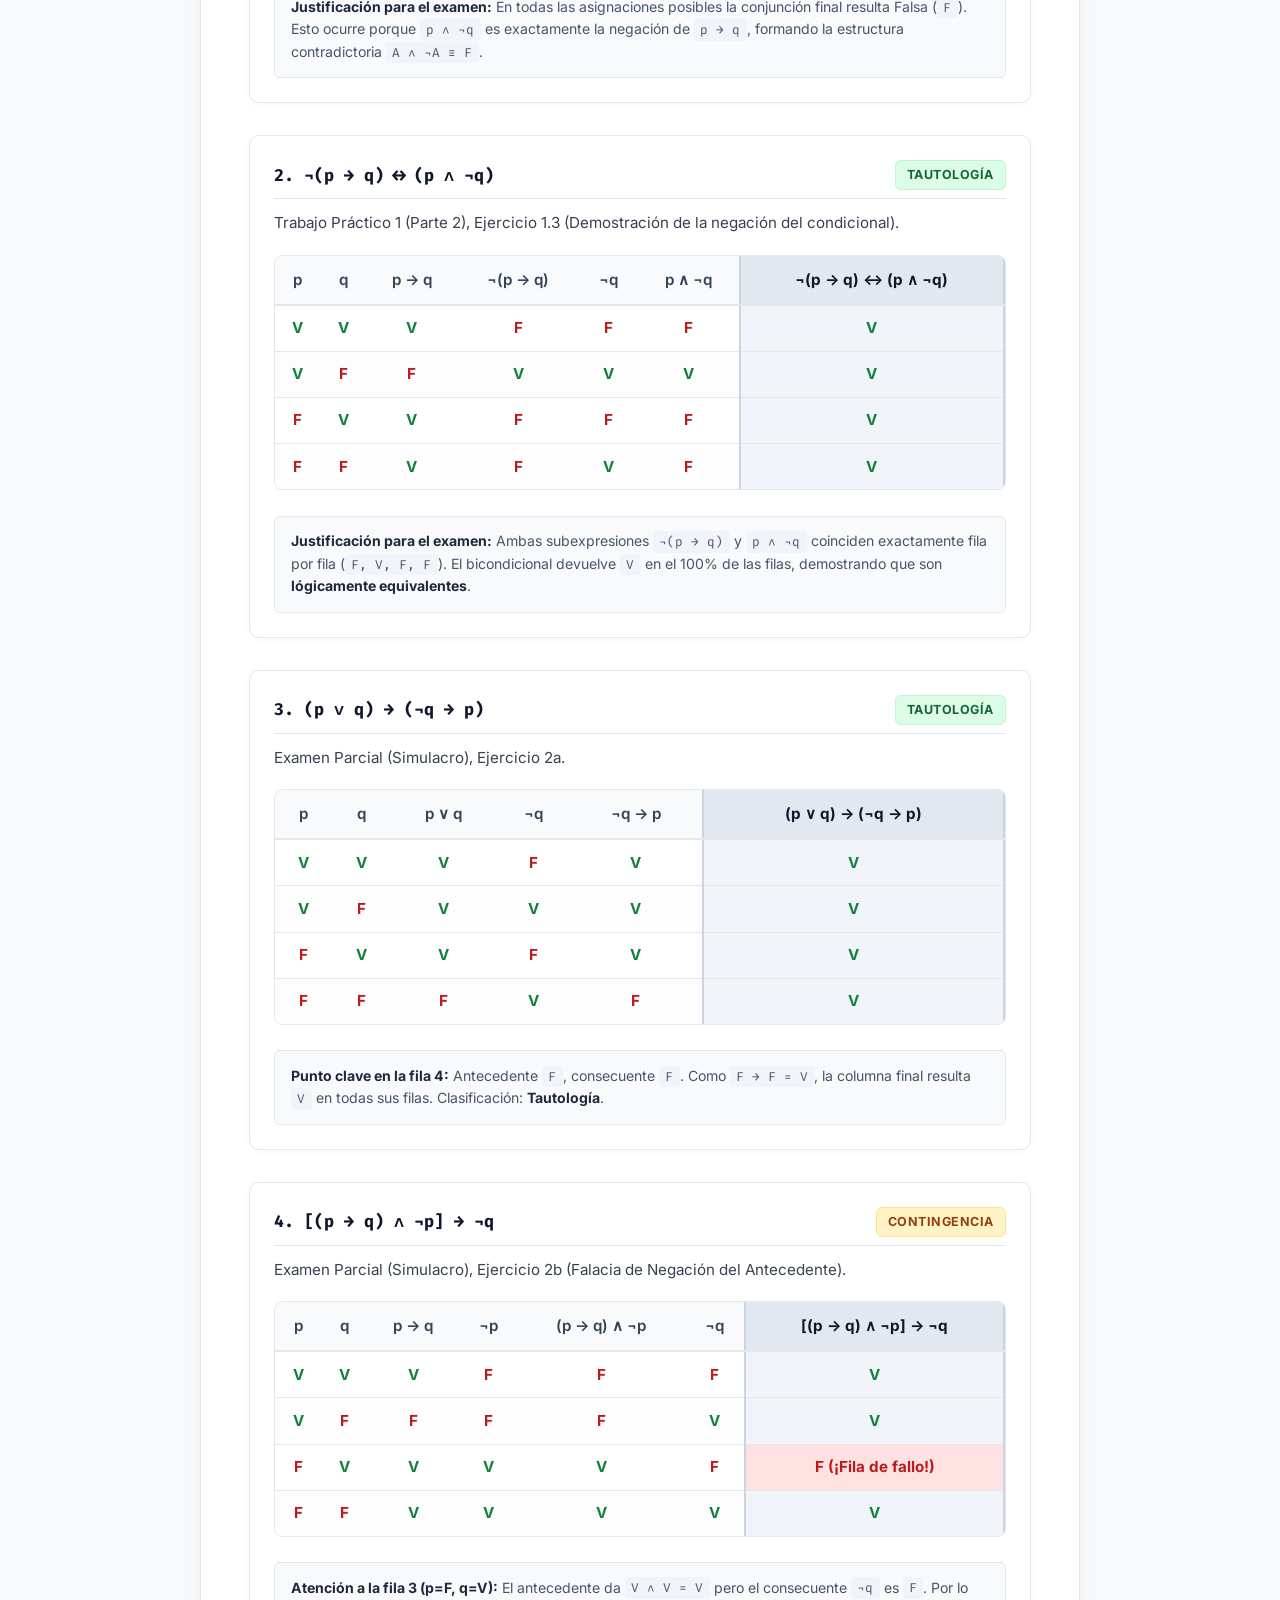
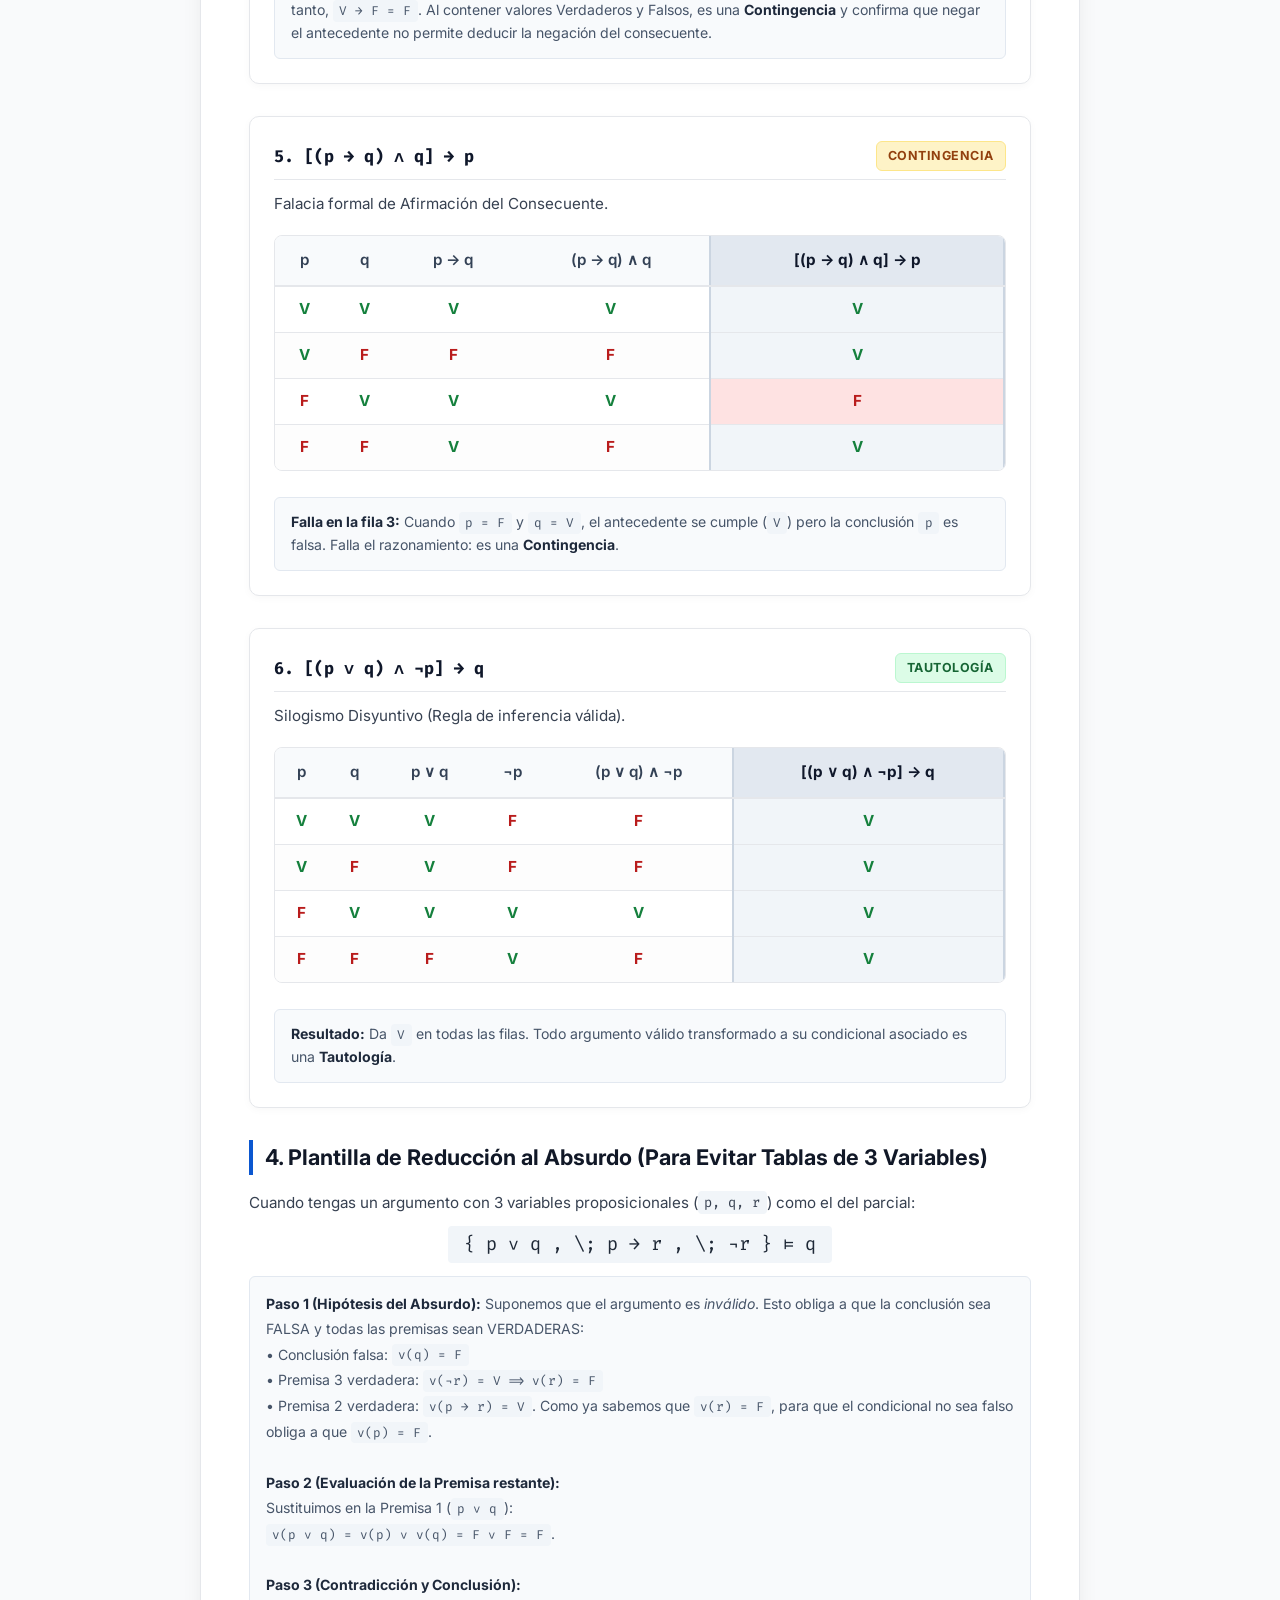
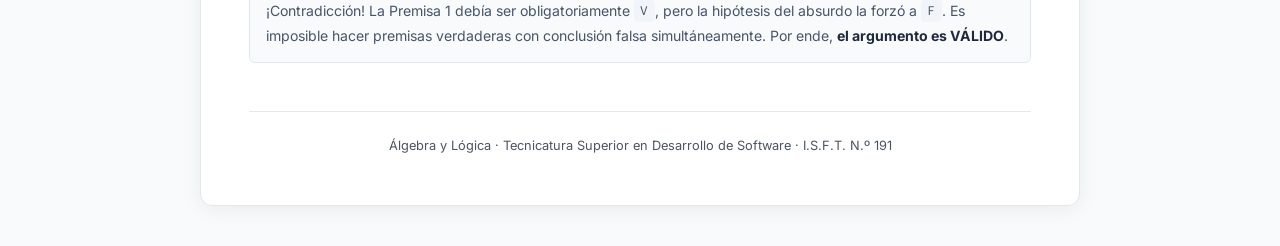
<file: tablas_de_verdad_2_variables.html>
<!DOCTYPE html>
<html lang="es">
<head>
  <meta charset="UTF-8">
  <meta name="viewport" content="width=device-width, initial-scale=1.0">
  <title>Guía de Tablas de Verdad (2 Variables) - Álgebra y Lógica</title>
  <link rel="preconnect" href="https://fonts.googleapis.com">
  <link rel="preconnect" href="https://fonts.gstatic.com" crossorigin>
  <link href="https://fonts.googleapis.com/css2?family=Fira+Code:wght@400;500;600&family=Inter:wght@400;500;600;700&display=swap" rel="stylesheet">
  <style>
    :root {
      --primary: #0b57d0;
      --primary-dark: #0842a0;
      --text-main: #1f2937;
      --text-muted: #4b5563;
      --bg-light: #f9fafb;
      --card-bg: #ffffff;
      --border: #e5e7eb;
      --tauto-bg: #dcfce7;
      --tauto-text: #166534;
      --contra-bg: #fee2e2;
      --contra-text: #991b1b;
      --contin-bg: #fef3c7;
      --contin-text: #92400e;
    }

    * {
      box-sizing: border-box;
      margin: 0;
      padding: 0;
    }

    body {
      font-family: 'Inter', -apple-system, BlinkMacSystemFont, sans-serif;
      color: var(--text-main);
      background-color: var(--bg-light);
      line-height: 1.6;
      padding: 2.5rem 1rem;
    }

    .container {
      max-width: 880px;
      margin: 0 auto;
      background: var(--card-bg);
      padding: 3rem;
      border-radius: 12px;
      box-shadow: 0 4px 20px rgba(0, 0, 0, 0.06);
      border: 1px solid var(--border);
    }

    header {
      border-bottom: 2px solid var(--border);
      padding-bottom: 1.5rem;
      margin-bottom: 2.2rem;
      display: flex;
      justify-content: space-between;
      align-items: flex-start;
      gap: 1.5rem;
    }

    .header-text h1 {
      font-size: 1.85rem;
      color: #111827;
      font-weight: 700;
      margin-bottom: 0.35rem;
      line-height: 1.3;
    }

    .header-text .subtitle {
      color: var(--text-muted);
      font-size: 0.95rem;
      font-weight: 500;
    }

    .badge-header {
      display: inline-block;
      background: #eff6ff;
      color: var(--primary);
      padding: 0.25rem 0.75rem;
      border-radius: 9999px;
      font-size: 0.8rem;
      font-weight: 600;
      text-transform: uppercase;
      letter-spacing: 0.5px;
      margin-bottom: 0.6rem;
      border: 1px solid #bfdbfe;
    }

    .btn-print {
      background: var(--primary);
      color: white;
      border: none;
      padding: 0.65rem 1.25rem;
      border-radius: 8px;
      font-weight: 600;
      font-size: 0.9rem;
      cursor: pointer;
      display: flex;
      align-items: center;
      gap: 0.5rem;
      transition: background 0.2s ease;
      flex-shrink: 0;
    }

    .btn-print:hover {
      background: var(--primary-dark);
    }

    h2 {
      font-size: 1.35rem;
      color: #111827;
      margin-top: 2rem;
      margin-bottom: 1rem;
      border-left: 4px solid var(--primary);
      padding-left: 0.75rem;
      display: flex;
      align-items: center;
      gap: 0.5rem;
    }

    h3 {
      font-size: 1.1rem;
      color: #1f2937;
      margin-top: 1.4rem;
      margin-bottom: 0.6rem;
    }

    p {
      margin-bottom: 1rem;
      font-size: 0.95rem;
      color: #374151;
    }

    .callout {
      background: #f0fdf4;
      border-left: 4px solid #22c55e;
      padding: 1rem 1.25rem;
      border-radius: 0 8px 8px 0;
      margin: 1.2rem 0;
      font-size: 0.92rem;
    }

    .callout.warning {
      background: #fffbeb;
      border-left-color: #f59e0b;
    }

    .callout-title {
      font-weight: 700;
      margin-bottom: 0.25rem;
      color: #111827;
    }

    /* Tablas */
    .table-wrapper {
      overflow-x: auto;
      margin: 1.2rem 0 1.6rem 0;
      border: 1px solid var(--border);
      border-radius: 8px;
    }

    table {
      width: 100%;
      border-collapse: collapse;
      text-align: center;
      font-size: 0.95rem;
    }

    th {
      background: #f8fafc;
      color: #334155;
      font-weight: 600;
      padding: 0.75rem 0.6rem;
      border-bottom: 2px solid var(--border);
      white-space: nowrap;
    }

    td {
      padding: 0.65rem 0.6rem;
      border-bottom: 1px solid var(--border);
      color: #1e293b;
    }

    tr:last-child td {
      border-bottom: none;
    }

    tr:nth-child(even) td {
      background: #fdfdfd;
    }

    .val-v {
      font-weight: 700;
      color: #15803d;
    }

    .val-f {
      font-weight: 700;
      color: #b91c1c;
    }

    .col-result {
      background-color: #f1f5f9 !important;
      font-weight: 700;
      border-left: 2px solid #cbd5e1;
      border-right: 2px solid #cbd5e1;
    }

    th.col-result {
      background-color: #e2e8f0 !important;
      color: #0f172a;
    }

    /* Tarjetas de Ejercicios */
    .exercise-card {
      background: #ffffff;
      border: 1px solid var(--border);
      border-radius: 10px;
      padding: 1.5rem;
      margin-bottom: 2rem;
      box-shadow: 0 2px 8px rgba(0, 0, 0, 0.03);
      page-break-inside: avoid;
    }

    .exercise-header {
      display: flex;
      justify-content: space-between;
      align-items: center;
      margin-bottom: 0.75rem;
      border-bottom: 1px solid var(--border);
      padding-bottom: 0.5rem;
    }

    .exercise-title {
      font-weight: 700;
      font-size: 1.05rem;
      color: #0f172a;
      font-family: 'Fira Code', monospace;
    }

    .tag-classification {
      padding: 0.25rem 0.7rem;
      border-radius: 6px;
      font-weight: 700;
      font-size: 0.78rem;
      text-transform: uppercase;
      letter-spacing: 0.5px;
    }

    .tag-tautologia {
      background: var(--tauto-bg);
      color: var(--tauto-text);
      border: 1px solid #bbf7d0;
    }

    .tag-contradiccion {
      background: var(--contra-bg);
      color: var(--contra-text);
      border: 1px solid #fecaca;
    }

    .tag-contingencia {
      background: var(--contin-bg);
      color: var(--contin-text);
      border: 1px solid #fde68a;
    }

    .explanation-box {
      background: #f8fafc;
      border: 1px solid #e2e8f0;
      border-radius: 6px;
      padding: 0.85rem 1rem;
      font-size: 0.88rem;
      color: #475569;
      margin-top: 0.75rem;
    }

    .explanation-box strong {
      color: #1e293b;
    }

    .formula {
      font-family: 'Fira Code', monospace;
      background: #f1f5f9;
      padding: 0.15rem 0.4rem;
      border-radius: 4px;
      font-size: 0.9em;
    }

    footer {
      margin-top: 3rem;
      padding-top: 1.5rem;
      border-top: 1px solid var(--border);
      text-align: center;
      font-size: 0.8rem;
      color: var(--text-muted);
    }

    /* Print Stylesheet */
    @media print {
      body {
        background: #fff;
        padding: 0;
      }

      .container {
        box-shadow: none;
        border: none;
        padding: 0;
        max-width: 100%;
      }

      .btn-print {
        display: none !important;
      }

      .exercise-card {
        page-break-inside: avoid;
        border: 1px solid #94a3b8;
        margin-bottom: 1.5rem;
      }

      table, th, td {
        border-color: #94a3b8;
      }

      h2 {
        page-break-after: avoid;
      }
    }
  </style>
</head>
<body>

  <div class="container">
    <header>
      <div class="header-text">
        <span class="badge-header">Álgebra y Lógica · ISFT N.º 191</span>
        <h1>Guía de Tablas de Verdad (2 Variables)</h1>
        <p class="subtitle">Estructuras canónicas, resoluciones paso a paso y método de Reducción al Absurdo.</p>
      </div>
      <button class="btn-print" onclick="window.print()">
        <svg width="18" height="18" viewBox="0 0 24 24" fill="none" stroke="currentColor" stroke-width="2">
          <polyline points="6 9 6 2 18 2 18 9"></polyline>
          <path d="M6 18H4a2 2 0 0 1-2-2v-5a2 2 0 0 1 2-2h16a2 2 0 0 1 2 2v5a2 2 0 0 1-2 2h-2"></path>
          <rect x="6" y="14" width="12" height="8"></rect>
        </svg>
        Imprimir / Guardar PDF
      </button>
    </header>

    <!-- SECCIÓN 1: ESTRATEGIA -->
    <section>
      <h2>1. La Estrategia de Examen: ¿Por qué 2 Variables?</h2>
      <p>
        Para 2 variables proposicionales (<span class="formula">p, q</span>), la tabla tiene exactamente <strong>4 filas</strong> (<span class="formula">2² = 4</span>). Es rápida de trazar y casi inmune a errores de conteo.
      </p>

      <div class="callout">
        <div class="callout-title">💡 La Regla Mnemotécnica del Orden Base</div>
        Al escribir en la hoja, las dos primeras columnas se llenan siempre en este orden inmutable:
        <ul style="margin-left: 1.4rem; margin-top: 0.35rem;">
          <li>Columna <strong>p</strong>: <strong>V, V, F, F</strong> (dos y dos).</li>
          <li>Columna <strong>q</strong>: <strong>V, F, V, F</strong> (uno y uno).</li>
        </ul>
      </div>

      <div class="callout warning">
        <div class="callout-title">⚠️ Regla de Oro para 3 Variables (p, q, r)</div>
        <strong>No hagas tablas de 8 filas para argumentos:</strong> Si el ejercicio pide validar un razonamiento como <span class="formula">{p ∨ q, p → r, ¬r} ⊨ q</span>, <strong>utiliza siempre Reducción al Absurdo</strong>. Te ahorra 8 filas de cálculos propensos a errores de signo. Las tablas de verdad resérvalas para cuando el enunciado exija explícitamente: <em>"Mediante tabla de verdad, clasificar en..."</em>.
      </div>
    </section>

    <!-- SECCIÓN 2: CHULETA DE CONECTIVAS -->
    <section>
      <h2>2. Tabla Maestra de las 5 Conectivas</h2>
      <div class="table-wrapper">
        <table>
          <thead>
            <tr>
              <th>p</th>
              <th>q</th>
              <th>¬p (Negación)</th>
              <th>p ∧ q (Conjunción)</th>
              <th>p ∨ q (Disyunción)</th>
              <th>p → q (Condicional)</th>
              <th>p ↔ q (Bicondicional)</th>
            </tr>
          </thead>
          <tbody>
            <tr>
              <td class="val-v">V</td>
              <td class="val-v">V</td>
              <td class="val-f">F</td>
              <td class="val-v">V</td>
              <td class="val-v">V</td>
              <td class="val-v">V</td>
              <td class="val-v">V</td>
            </tr>
            <tr>
              <td class="val-v">V</td>
              <td class="val-f">F</td>
              <td class="val-f">F</td>
              <td class="val-f">F</td>
              <td class="val-v">V</td>
              <td class="val-f" style="background:#fee2e2;">F (¡Único caso!)</td>
              <td class="val-f">F</td>
            </tr>
            <tr>
              <td class="val-f">F</td>
              <td class="val-v">V</td>
              <td class="val-v">V</td>
              <td class="val-f">F</td>
              <td class="val-v">V</td>
              <td class="val-v">V</td>
              <td class="val-f">F</td>
            </tr>
            <tr>
              <td class="val-f">F</td>
              <td class="val-f">F</td>
              <td class="val-v">V</td>
              <td class="val-f">F</td>
              <td class="val-f" style="background:#fee2e2;">F (¡Único caso!)</td>
              <td class="val-v">V</td>
              <td class="val-v">V</td>
            </tr>
          </tbody>
        </table>
      </div>
      <p style="font-size:0.88rem; color:#6b7280;">
        <strong>Punto crítico del condicional:</strong> <span class="formula">p → q</span> solo es <strong>Falso</strong> cuando el antecedente es Verdadero y el consecuente es Falso (<span class="formula">V → F = F</span>). Si el antecedente es Falso, el condicional es <strong>automáticamente Verdadero</strong>.
      </p>
    </section>

    <!-- SECCIÓN 3: EJERCICIOS RESUELTOS -->
    <section>
      <h2>3. Resoluciones Completas de Examen y TP</h2>

      <!-- EJERCICIO 1 -->
      <article class="exercise-card">
        <div class="exercise-header">
          <span class="exercise-title">1. (p → q) ∧ (p ∧ ¬q)</span>
          <span class="tag-classification tag-contradiccion">Contradicción</span>
        </div>
        <p>Trabajo Práctico 1 (Parte 2), Ejercicio 1.1.</p>
        <div class="table-wrapper">
          <table>
            <thead>
              <tr>
                <th>p</th>
                <th>q</th>
                <th>p → q</th>
                <th>¬q</th>
                <th>p ∧ ¬q</th>
                <th class="col-result">(p → q) ∧ (p ∧ ¬q)</th>
              </tr>
            </thead>
            <tbody>
              <tr>
                <td class="val-v">V</td>
                <td class="val-v">V</td>
                <td class="val-v">V</td>
                <td class="val-f">F</td>
                <td class="val-f">F</td>
                <td class="col-result val-f">F</td>
              </tr>
              <tr>
                <td class="val-v">V</td>
                <td class="val-f">F</td>
                <td class="val-f">F</td>
                <td class="val-v">V</td>
                <td class="val-v">V</td>
                <td class="col-result val-f">F</td>
              </tr>
              <tr>
                <td class="val-f">F</td>
                <td class="val-v">V</td>
                <td class="val-v">V</td>
                <td class="val-f">F</td>
                <td class="val-f">F</td>
                <td class="col-result val-f">F</td>
              </tr>
              <tr>
                <td class="val-f">F</td>
                <td class="val-f">F</td>
                <td class="val-v">V</td>
                <td class="val-v">V</td>
                <td class="val-f">F</td>
                <td class="col-result val-f">F</td>
              </tr>
            </tbody>
          </table>
        </div>
        <div class="explanation-box">
          <strong>Justificación para el examen:</strong> En todas las asignaciones posibles la conjunción final resulta Falsa (<span class="formula">F</span>). Esto ocurre porque <span class="formula">p ∧ ¬q</span> es exactamente la negación de <span class="formula">p → q</span>, formando la estructura contradictoria <span class="formula">A ∧ ¬A ≡ F</span>.
        </div>
      </article>

      <!-- EJERCICIO 2 -->
      <article class="exercise-card">
        <div class="exercise-header">
          <span class="exercise-title">2. ¬(p → q) ↔ (p ∧ ¬q)</span>
          <span class="tag-classification tag-tautologia">Tautología</span>
        </div>
        <p>Trabajo Práctico 1 (Parte 2), Ejercicio 1.3 (Demostración de la negación del condicional).</p>
        <div class="table-wrapper">
          <table>
            <thead>
              <tr>
                <th>p</th>
                <th>q</th>
                <th>p → q</th>
                <th>¬(p → q)</th>
                <th>¬q</th>
                <th>p ∧ ¬q</th>
                <th class="col-result">¬(p → q) ↔ (p ∧ ¬q)</th>
              </tr>
            </thead>
            <tbody>
              <tr>
                <td class="val-v">V</td>
                <td class="val-v">V</td>
                <td class="val-v">V</td>
                <td class="val-f">F</td>
                <td class="val-f">F</td>
                <td class="val-f">F</td>
                <td class="col-result val-v">V</td>
              </tr>
              <tr>
                <td class="val-v">V</td>
                <td class="val-f">F</td>
                <td class="val-f">F</td>
                <td class="val-v">V</td>
                <td class="val-v">V</td>
                <td class="val-v">V</td>
                <td class="col-result val-v">V</td>
              </tr>
              <tr>
                <td class="val-f">F</td>
                <td class="val-v">V</td>
                <td class="val-v">V</td>
                <td class="val-f">F</td>
                <td class="val-f">F</td>
                <td class="val-f">F</td>
                <td class="col-result val-v">V</td>
              </tr>
              <tr>
                <td class="val-f">F</td>
                <td class="val-f">F</td>
                <td class="val-v">V</td>
                <td class="val-f">F</td>
                <td class="val-v">V</td>
                <td class="val-f">F</td>
                <td class="col-result val-v">V</td>
              </tr>
            </tbody>
          </table>
        </div>
        <div class="explanation-box">
          <strong>Justificación para el examen:</strong> Ambas subexpresiones <span class="formula">¬(p → q)</span> y <span class="formula">p ∧ ¬q</span> coinciden exactamente fila por fila (<span class="formula">F, V, F, F</span>). El bicondicional devuelve <span class="formula">V</span> en el 100% de las filas, demostrando que son <strong>lógicamente equivalentes</strong>.
        </div>
      </article>

      <!-- EJERCICIO 3 -->
      <article class="exercise-card">
        <div class="exercise-header">
          <span class="exercise-title">3. (p ∨ q) → (¬q → p)</span>
          <span class="tag-classification tag-tautologia">Tautología</span>
        </div>
        <p>Examen Parcial (Simulacro), Ejercicio 2a.</p>
        <div class="table-wrapper">
          <table>
            <thead>
              <tr>
                <th>p</th>
                <th>q</th>
                <th>p ∨ q</th>
                <th>¬q</th>
                <th>¬q → p</th>
                <th class="col-result">(p ∨ q) → (¬q → p)</th>
              </tr>
            </thead>
            <tbody>
              <tr>
                <td class="val-v">V</td>
                <td class="val-v">V</td>
                <td class="val-v">V</td>
                <td class="val-f">F</td>
                <td class="val-v">V</td>
                <td class="col-result val-v">V</td>
              </tr>
              <tr>
                <td class="val-v">V</td>
                <td class="val-f">F</td>
                <td class="val-v">V</td>
                <td class="val-v">V</td>
                <td class="val-v">V</td>
                <td class="col-result val-v">V</td>
              </tr>
              <tr>
                <td class="val-f">F</td>
                <td class="val-v">V</td>
                <td class="val-v">V</td>
                <td class="val-f">F</td>
                <td class="val-v">V</td>
                <td class="col-result val-v">V</td>
              </tr>
              <tr>
                <td class="val-f">F</td>
                <td class="val-f">F</td>
                <td class="val-f">F</td>
                <td class="val-v">V</td>
                <td class="val-f">F</td>
                <td class="col-result val-v">V</td>
              </tr>
            </tbody>
          </table>
        </div>
        <div class="explanation-box">
          <strong>Punto clave en la fila 4:</strong> Antecedente <span class="formula">F</span>, consecuente <span class="formula">F</span>. Como <span class="formula">F → F = V</span>, la columna final resulta <span class="formula">V</span> en todas sus filas. Clasificación: <strong>Tautología</strong>.
        </div>
      </article>

      <!-- EJERCICIO 4 -->
      <article class="exercise-card">
        <div class="exercise-header">
          <span class="exercise-title">4. [(p → q) ∧ ¬p] → ¬q</span>
          <span class="tag-classification tag-contingencia">Contingencia</span>
        </div>
        <p>Examen Parcial (Simulacro), Ejercicio 2b (Falacia de Negación del Antecedente).</p>
        <div class="table-wrapper">
          <table>
            <thead>
              <tr>
                <th>p</th>
                <th>q</th>
                <th>p → q</th>
                <th>¬p</th>
                <th>(p → q) ∧ ¬p</th>
                <th>¬q</th>
                <th class="col-result">[(p → q) ∧ ¬p] → ¬q</th>
              </tr>
            </thead>
            <tbody>
              <tr>
                <td class="val-v">V</td>
                <td class="val-v">V</td>
                <td class="val-v">V</td>
                <td class="val-f">F</td>
                <td class="val-f">F</td>
                <td class="val-f">F</td>
                <td class="col-result val-v">V</td>
              </tr>
              <tr>
                <td class="val-v">V</td>
                <td class="val-f">F</td>
                <td class="val-f">F</td>
                <td class="val-f">F</td>
                <td class="val-f">F</td>
                <td class="val-v">V</td>
                <td class="col-result val-v">V</td>
              </tr>
              <tr>
                <td class="val-f">F</td>
                <td class="val-v">V</td>
                <td class="val-v">V</td>
                <td class="val-v">V</td>
                <td class="val-v">V</td>
                <td class="val-f">F</td>
                <td class="col-result val-f" style="background:#fee2e2 !important;">F (¡Fila de fallo!)</td>
              </tr>
              <tr>
                <td class="val-f">F</td>
                <td class="val-f">F</td>
                <td class="val-v">V</td>
                <td class="val-v">V</td>
                <td class="val-v">V</td>
                <td class="val-v">V</td>
                <td class="col-result val-v">V</td>
              </tr>
            </tbody>
          </table>
        </div>
        <div class="explanation-box">
          <strong>Atención a la fila 3 (p=F, q=V):</strong> El antecedente da <span class="formula">V ∧ V = V</span> pero el consecuente <span class="formula">¬q</span> es <span class="formula">F</span>. Por lo tanto, <span class="formula">V → F = F</span>. Al contener valores Verdaderos y Falsos, es una <strong>Contingencia</strong> y confirma que negar el antecedente no permite deducir la negación del consecuente.
        </div>
      </article>

      <!-- EJERCICIO 5 -->
      <article class="exercise-card">
        <div class="exercise-header">
          <span class="exercise-title">5. [(p → q) ∧ q] → p</span>
          <span class="tag-classification tag-contingencia">Contingencia</span>
        </div>
        <p>Falacia formal de Afirmación del Consecuente.</p>
        <div class="table-wrapper">
          <table>
            <thead>
              <tr>
                <th>p</th>
                <th>q</th>
                <th>p → q</th>
                <th>(p → q) ∧ q</th>
                <th class="col-result">[(p → q) ∧ q] → p</th>
              </tr>
            </thead>
            <tbody>
              <tr>
                <td class="val-v">V</td>
                <td class="val-v">V</td>
                <td class="val-v">V</td>
                <td class="val-v">V</td>
                <td class="col-result val-v">V</td>
              </tr>
              <tr>
                <td class="val-v">V</td>
                <td class="val-f">F</td>
                <td class="val-f">F</td>
                <td class="val-f">F</td>
                <td class="col-result val-v">V</td>
              </tr>
              <tr>
                <td class="val-f">F</td>
                <td class="val-v">V</td>
                <td class="val-v">V</td>
                <td class="val-v">V</td>
                <td class="col-result val-f" style="background:#fee2e2 !important;">F</td>
              </tr>
              <tr>
                <td class="val-f">F</td>
                <td class="val-f">F</td>
                <td class="val-v">V</td>
                <td class="val-f">F</td>
                <td class="col-result val-v">V</td>
              </tr>
            </tbody>
          </table>
        </div>
        <div class="explanation-box">
          <strong>Falla en la fila 3:</strong> Cuando <span class="formula">p = F</span> y <span class="formula">q = V</span>, el antecedente se cumple (<span class="formula">V</span>) pero la conclusión <span class="formula">p</span> es falsa. Falla el razonamiento: es una <strong>Contingencia</strong>.
        </div>
      </article>

      <!-- EJERCICIO 6 -->
      <article class="exercise-card">
        <div class="exercise-header">
          <span class="exercise-title">6. [(p ∨ q) ∧ ¬p] → q</span>
          <span class="tag-classification tag-tautologia">Tautología</span>
        </div>
        <p>Silogismo Disyuntivo (Regla de inferencia válida).</p>
        <div class="table-wrapper">
          <table>
            <thead>
              <tr>
                <th>p</th>
                <th>q</th>
                <th>p ∨ q</th>
                <th>¬p</th>
                <th>(p ∨ q) ∧ ¬p</th>
                <th class="col-result">[(p ∨ q) ∧ ¬p] → q</th>
              </tr>
            </thead>
            <tbody>
              <tr>
                <td class="val-v">V</td>
                <td class="val-v">V</td>
                <td class="val-v">V</td>
                <td class="val-f">F</td>
                <td class="val-f">F</td>
                <td class="col-result val-v">V</td>
              </tr>
              <tr>
                <td class="val-v">V</td>
                <td class="val-f">F</td>
                <td class="val-v">V</td>
                <td class="val-f">F</td>
                <td class="val-f">F</td>
                <td class="col-result val-v">V</td>
              </tr>
              <tr>
                <td class="val-f">F</td>
                <td class="val-v">V</td>
                <td class="val-v">V</td>
                <td class="val-v">V</td>
                <td class="val-v">V</td>
                <td class="col-result val-v">V</td>
              </tr>
              <tr>
                <td class="val-f">F</td>
                <td class="val-f">F</td>
                <td class="val-f">F</td>
                <td class="val-v">V</td>
                <td class="val-f">F</td>
                <td class="col-result val-v">V</td>
              </tr>
            </tbody>
          </table>
        </div>
        <div class="explanation-box">
          <strong>Resultado:</strong> Da <span class="formula">V</span> en todas las filas. Todo argumento válido transformado a su condicional asociado es una <strong>Tautología</strong>.
        </div>
      </article>
    </section>

    <!-- SECCIÓN 4: BONUS REDUCCIÓN AL ABSURDO -->
    <section>
      <h2>4. Plantilla de Reducción al Absurdo (Para Evitar Tablas de 3 Variables)</h2>
      <p>
        Cuando tengas un argumento con 3 variables proposicionales (<span class="formula">p, q, r</span>) como el del parcial:
      </p>
      <div style="text-align:center; margin: 1rem 0;">
        <span class="formula" style="font-size: 1.15rem; padding: 0.4rem 1rem;">{ p ∨ q , \; p → r , \; ¬r } ⊨ q</span>
      </div>

      <div class="explanation-box" style="line-height: 1.8;">
        <strong>Paso 1 (Hipótesis del Absurdo):</strong> Suponemos que el argumento es <em>inválido</em>. Esto obliga a que la conclusión sea FALSA y todas las premisas sean VERDADERAS:<br>
        • Conclusión falsa: <span class="formula">v(q) = F</span><br>
        • Premisa 3 verdadera: <span class="formula">v(¬r) = V  ⟹  v(r) = F</span><br>
        • Premisa 2 verdadera: <span class="formula">v(p → r) = V</span>. Como ya sabemos que <span class="formula">v(r) = F</span>, para que el condicional no sea falso obliga a que <span class="formula">v(p) = F</span>.<br><br>

        <strong>Paso 2 (Evaluación de la Premisa restante):</strong><br>
        Sustituimos en la Premisa 1 (<span class="formula">p ∨ q</span>):<br>
        <span class="formula">v(p ∨ q) = v(p) ∨ v(q) = F ∨ F = F</span>.<br><br>

        <strong>Paso 3 (Contradicción y Conclusión):</strong><br>
        ¡Contradicción! La Premisa 1 debía ser obligatoriamente <span class="formula">V</span>, pero la hipótesis del absurdo la forzó a <span class="formula">F</span>. Es imposible hacer premisas verdaderas con conclusión falsa simultáneamente. Por ende, <strong>el argumento es VÁLIDO</strong>.
      </div>
    </section>

    <footer>
      Álgebra y Lógica · Tecnicatura Superior en Desarrollo de Software · I.S.F.T. N.º 191
    </footer>
  </div>

</body>
</html>
</file>
<file: style.css>
@import url('https://fonts.googleapis.com/css2?family=Fira+Code:wght@400;500;600&family=Montserrat:wght@300;400;500;600;700&family=Oswald:wght@500;600;700&display=swap');

/* ==========================================
   VARIABLES DE DISEÑO
   ========================================== */
:root {
  --bg-dark: #08080a;
  --bg-gradient-start: #1c0606;
  --bg-gradient-end: #070709;
  --card-bg: rgba(13, 13, 16, 0.92);
  --accent-red: #ff2222;
  --glow-red: rgba(255, 34, 34, 0.45);
  --dark-red: #8b0000;
  --deep-maroon: #260505;
  --text-light: #f5f5f7;
  --text-gray: #a1a1aa;
  --border-red: rgba(255, 34, 34, 0.22);
  --border-glow: rgba(255, 34, 34, 0.55);
  --correct-green: #00ff66;
  --correct-glow: rgba(0, 255, 102, 0.45);
  --wrong-red: #ff3333;
  --wrong-glow: rgba(255, 51, 51, 0.55);
  --panel-shadow: 0 20px 45px rgba(0, 0, 0, 0.85), 0 0 25px rgba(0, 0, 0, 0.7);
  --font-title: 'Oswald', sans-serif;
  --font-body: 'Montserrat', sans-serif;
  --font-mono: 'Fira Code', monospace;
}

/* ==========================================
   RESET Y BASE
   ========================================== */
* {
  box-sizing: border-box;
  margin: 0;
  padding: 0;
  user-select: none;
}

body {
  background-color: var(--bg-dark);
  background-image: 
    radial-gradient(circle at center, var(--bg-gradient-start) 0%, var(--bg-gradient-end) 92%),
    repeating-linear-gradient(0deg, rgba(0,0,0,0.18) 0px, rgba(0,0,0,0.18) 1px, transparent 1px, transparent 2px);
  background-attachment: fixed;
  color: var(--text-light);
  font-family: var(--font-body);
  min-height: 100vh;
  display: flex;
  justify-content: center;
  align-items: center;
  overflow-x: hidden;
  padding: 1.5rem;
}

/* Fondo de Ondas y Cuadrícula */
.radar-bg-container {
  position: fixed;
  top: 0;
  left: 0;
  width: 100%;
  height: 100%;
  overflow: hidden;
  z-index: 0;
  pointer-events: none;
}

.radar-wave {
  position: absolute;
  top: 50%;
  left: 50%;
  transform: translate(-50%, -50%);
  border: 1px solid rgba(255, 34, 34, 0.08);
  border-radius: 50%;
  animation: radar-pulse 8s infinite linear;
  opacity: 0;
}

.radar-wave:nth-child(1) { animation-delay: 0s; }
.radar-wave:nth-child(2) { animation-delay: 2s; }
.radar-wave:nth-child(3) { animation-delay: 4s; }
.radar-wave:nth-child(4) { animation-delay: 6s; }

@keyframes radar-pulse {
  0% {
    width: 0px;
    height: 0px;
    opacity: 0.55;
    border-color: rgba(255, 34, 34, 0.16);
  }
  50% {
    border-color: rgba(255, 34, 34, 0.08);
  }
  100% {
    width: 1600px;
    height: 1600px;
    opacity: 0;
    border-color: rgba(255, 34, 34, 0);
  }
}

.grid-overlay {
  position: absolute;
  top: 0;
  left: 0;
  width: 100%;
  height: 100%;
  background-image: 
    linear-gradient(rgba(255, 34, 34, 0.02) 1px, transparent 1px),
    linear-gradient(90deg, rgba(255, 34, 34, 0.02) 1px, transparent 1px);
  background-size: 40px 40px;
  pointer-events: none;
}

/* Efecto de Viñeta y Sangre */
.vignette {
  position: fixed;
  top: 0;
  left: 0;
  width: 100%;
  height: 100%;
  background: radial-gradient(circle at center, transparent 40%, rgba(0, 0, 0, 0.85) 100%);
  pointer-events: none;
  z-index: 1;
}

.blood-vignette {
  position: fixed;
  top: 0;
  left: 0;
  width: 100%;
  height: 100%;
  border: 0px solid transparent;
  pointer-events: none;
  z-index: 10;
  transition: border-width 0.1s ease, border-color 0.1s ease;
}

.blood-vignette.active {
  border: 16px solid rgba(139, 0, 0, 0.5);
  box-shadow: inset 0 0 70px rgba(139, 0, 0, 0.8);
}

/* ==========================================
   BOTÓN FLOTANTE DE AUDIO SFX
   ========================================== */
.sound-control-wrapper {
  position: fixed;
  top: 1.2rem;
  right: 1.5rem;
  z-index: 50;
  display: flex;
  align-items: center;
}

.sound-toggle-btn {
  background: rgba(13, 13, 16, 0.8);
  border: 1px solid var(--border-red);
  color: var(--accent-red);
  width: 44px;
  height: 44px;
  border-radius: 50%;
  display: flex;
  justify-content: center;
  align-items: center;
  cursor: pointer;
  transition: all 0.25s ease;
  box-shadow: 0 4px 15px rgba(0, 0, 0, 0.5);
}

.sound-toggle-btn:hover {
  border-color: var(--accent-red);
  box-shadow: 0 0 12px var(--glow-red);
  transform: scale(1.06);
}

.sound-toggle-btn svg {
  fill: currentColor;
}

.sound-toggle-btn.muted {
  color: var(--text-gray);
  border-color: rgba(255, 255, 255, 0.1);
}

/* ==========================================
   CONTENEDOR PRINCIPAL
   ========================================== */
.app-container {
  position: relative;
  z-index: 5;
  width: 100%;
  max-width: 820px;
  background: var(--card-bg);
  border: 1px solid var(--border-red);
  border-radius: 12px;
  box-shadow: var(--panel-shadow);
  padding: 2.5rem;
  backdrop-filter: blur(14px);
  -webkit-backdrop-filter: blur(14px);
  overflow: hidden;
  transition: box-shadow 0.3s ease;
}

.app-container::before {
  content: '';
  position: absolute;
  top: 0;
  left: 0;
  width: 100%;
  height: 3px;
  background: linear-gradient(90deg, transparent, var(--accent-red), transparent);
}

/* Control de Pantallas */
.screen {
  display: none;
  opacity: 0;
  transition: opacity 0.35s ease;
}

.screen.active {
  display: block;
  opacity: 1;
}

/* ==========================================
   PANTALLA 1: BIENVENIDA
   ========================================== */
.logic-logo {
  width: 84px;
  height: 84px;
  margin: 0 auto 1.5rem auto;
  filter: drop-shadow(0 0 14px var(--glow-red));
}

.logic-logo svg {
  width: 100%;
  height: 100%;
}

h1 {
  font-family: var(--font-title);
  font-size: 2.8rem;
  text-align: center;
  text-transform: uppercase;
  letter-spacing: 3px;
  margin-bottom: 0.3rem;
  color: var(--text-light);
}

.red-text {
  color: var(--accent-red);
  text-shadow: 0 0 14px var(--glow-red);
}

.subtitle {
  text-align: center;
  font-size: 0.95rem;
  text-transform: uppercase;
  letter-spacing: 2.5px;
  color: var(--text-gray);
  margin-bottom: 1.8rem;
}

.welcome-desc {
  font-size: 1.05rem;
  line-height: 1.7;
  color: #d1d1d6;
  text-align: center;
  margin-bottom: 2rem;
}

.welcome-desc strong {
  color: var(--text-light);
}

/* Caja de Citas */
.quote-box {
  background: rgba(255, 34, 34, 0.04);
  border-left: 3px solid var(--accent-red);
  padding: 1rem 1.4rem;
  margin-bottom: 2.4rem;
  border-radius: 0 8px 8px 0;
}

.quote-box p {
  font-style: italic;
  font-size: 0.95rem;
  line-height: 1.5;
  color: #e5e5ea;
}

.quote-author {
  margin-top: 0.5rem;
  font-size: 0.8rem;
  color: var(--text-gray);
  text-transform: uppercase;
  letter-spacing: 1.5px;
  font-weight: 600;
}

/* Botón Principal */
.btn {
  display: flex;
  justify-content: center;
  align-items: center;
  gap: 0.8rem;
  width: 100%;
  padding: 1.15rem;
  background: var(--accent-red);
  border: none;
  border-radius: 8px;
  color: #fff;
  font-family: var(--font-title);
  font-size: 1.25rem;
  text-transform: uppercase;
  letter-spacing: 2px;
  cursor: pointer;
  box-shadow: 0 0 18px var(--glow-red);
  transition: all 0.25s ease;
}

.btn:hover {
  background: #ff3838;
  box-shadow: 0 0 25px rgba(255, 34, 34, 0.7);
  transform: translateY(-2px);
}

.btn:active {
  transform: translateY(1px);
}

.btn svg {
  width: 22px;
  height: 22px;
  fill: currentColor;
}

.guide-link-wrapper {
  margin-top: 1.2rem;
  text-align: center;
}

.guide-link {
  display: inline-flex;
  align-items: center;
  gap: 0.5rem;
  color: var(--text-gray);
  font-size: 0.85rem;
  text-decoration: none;
  padding: 0.5rem 1rem;
  border: 1px solid var(--border-red);
  border-radius: 6px;
  background: rgba(255, 34, 34, 0.04);
  transition: all 0.2s ease;
}

.guide-link:hover {
  color: var(--accent-red);
  border-color: var(--border-glow);
  background: rgba(255, 34, 34, 0.1);
  transform: translateY(-1px);
}

/* ==========================================
   PANTALLA 2: JUEGO (TRIVIA BOARD)
   ========================================== */
.hud-container {
  display: flex;
  flex-direction: column;
  gap: 0.7rem;
  margin-bottom: 2rem;
}

.hud-data {
  display: flex;
  justify-content: space-between;
  align-items: center;
  font-size: 0.9rem;
  font-weight: 600;
  letter-spacing: 1.5px;
  text-transform: uppercase;
  color: var(--text-gray);
}

.hud-data span.accent-val {
  color: var(--accent-red);
  font-weight: 700;
}

.progress-track {
  height: 9px;
  background: var(--deep-maroon);
  border-radius: 5px;
  overflow: hidden;
  position: relative;
  border: 1px solid rgba(255, 34, 34, 0.15);
}

.progress-fill {
  height: 100%;
  width: 0%;
  background: linear-gradient(90deg, var(--dark-red) 0%, var(--accent-red) 100%);
  box-shadow: 0 0 12px var(--accent-red);
  border-radius: 5px;
  transition: width 0.35s cubic-bezier(0.4, 0, 0.2, 1);
  position: relative;
}

.progress-fill::after {
  content: '';
  position: absolute;
  top: 0;
  right: 0;
  bottom: 0;
  left: 0;
  background: linear-gradient(
    90deg,
    rgba(255,255,255,0) 0%,
    rgba(255,255,255,0.35) 50%,
    rgba(255,255,255,0) 100%
  );
  animation: bar-shine 2s infinite linear;
}

@keyframes bar-shine {
  0% { transform: translateX(-100%); }
  100% { transform: translateX(100%); }
}

/* Área de Pregunta */
.game-play-area {
  display: flex;
  flex-direction: column;
}

.question-container {
  display: flex;
  flex-direction: column;
}

.concept-tag {
  align-self: flex-start;
  background: rgba(255, 34, 34, 0.12);
  border: 1px solid var(--border-red);
  color: var(--accent-red);
  font-size: 0.75rem;
  font-weight: 600;
  letter-spacing: 1.8px;
  text-transform: uppercase;
  padding: 0.3rem 0.75rem;
  border-radius: 4px;
  margin-bottom: 1.2rem;
}

.question-text {
  font-size: 1.25rem;
  font-weight: 500;
  line-height: 1.55;
  color: var(--text-light);
  margin-bottom: 1.8rem;
  min-height: 70px;
}

.options-list {
  display: flex;
  flex-direction: column;
  gap: 1rem;
}

.option-btn {
  background: rgba(255, 34, 34, 0.025);
  border: 1px solid var(--border-red);
  padding: 1.15rem 1.4rem;
  border-radius: 8px;
  color: var(--text-light);
  font-family: var(--font-body);
  font-size: 1rem;
  text-align: left;
  cursor: pointer;
  display: flex;
  align-items: center;
  gap: 1.1rem;
  transition: all 0.2s ease;
  position: relative;
  overflow: hidden;
}

.option-btn:hover:not(:disabled) {
  background: rgba(255, 34, 34, 0.08);
  border-color: var(--border-glow);
  box-shadow: 0 0 12px rgba(255, 34, 34, 0.2);
  transform: translateX(5px);
}

.option-badge {
  flex-shrink: 0;
  width: 32px;
  height: 32px;
  border-radius: 50%;
  background: rgba(255, 34, 34, 0.1);
  border: 1px solid var(--border-red);
  color: var(--accent-red);
  display: flex;
  justify-content: center;
  align-items: center;
  font-family: var(--font-title);
  font-size: 1rem;
  font-weight: bold;
  transition: all 0.2s ease;
}

.option-btn:hover .option-badge {
  background: var(--accent-red);
  color: var(--text-light);
  border-color: var(--accent-red);
  box-shadow: 0 0 8px var(--accent-red);
}

.option-text {
  flex-grow: 1;
  line-height: 1.45;
}

/* Estados de Respuesta */
.option-btn.correct {
  background: rgba(0, 255, 102, 0.1) !important;
  border-color: var(--correct-green) !important;
  box-shadow: 0 0 15px var(--correct-glow) !important;
}

.option-btn.correct .option-badge {
  background: var(--correct-green) !important;
  border-color: var(--correct-green) !important;
  color: #000 !important;
  box-shadow: 0 0 10px var(--correct-green);
}

.option-btn.wrong {
  background: rgba(255, 51, 51, 0.1) !important;
  border-color: var(--wrong-red) !important;
  box-shadow: 0 0 15px var(--wrong-glow) !important;
}

.option-btn.wrong .option-badge {
  background: var(--wrong-red) !important;
  border-color: var(--wrong-red) !important;
  color: #fff !important;
  box-shadow: 0 0 10px var(--wrong-red);
}

/* Efectos de Impacto y Daño */
.screen-shake {
  animation: shake 0.5s cubic-bezier(.36,.07,.19,.97) both;
}

@keyframes shake {
  10%, 90% { transform: translate3d(-3px, 0, 0); }
  20%, 80% { transform: translate3d(5px, 0, 0); }
  30%, 50%, 70% { transform: translate3d(-8px, 0, 0); }
  40%, 60% { transform: translate3d(8px, 0, 0); }
}

.screen-red-flash {
  animation: red-flash 0.8s ease-out;
}

@keyframes red-flash {
  0% { box-shadow: inset 0 0 120px rgba(255, 34, 34, 0.85), 0 0 35px rgba(255, 34, 34, 0.65); }
  100% { box-shadow: var(--panel-shadow); }
}

/* ==========================================
   PANTALLA 3: DERROTA (PERMADEATH)
   ========================================== */
.downed-container {
  display: flex;
  flex-direction: column;
  align-items: center;
  text-align: center;
}

.downed-icon {
  margin-bottom: 1.5rem;
  width: 90px;
  height: 90px;
  display: flex;
  justify-content: center;
  align-items: center;
}

.downed-icon svg {
  fill: var(--wrong-red);
  filter: drop-shadow(0 0 12px var(--wrong-red));
  width: 80px;
  height: 80px;
}

.death-title {
  font-family: var(--font-title);
  color: var(--wrong-red);
  font-size: 2.3rem;
  letter-spacing: 2px;
  text-shadow: 0 0 14px var(--wrong-glow);
  text-transform: uppercase;
  margin-bottom: 1rem;
}

.defeat-stats {
  font-size: 1.05rem;
  color: var(--text-gray);
  margin-bottom: 2rem;
}

.defeat-stats span.failed-q {
  color: var(--accent-red);
  font-weight: bold;
}

/* ==========================================
   PANTALLA 4: VICTORIA
   ========================================== */
.victory-container {
  display: flex;
  flex-direction: column;
  align-items: center;
  text-align: center;
}

.victory-icon {
  margin-bottom: 1.5rem;
  width: 90px;
  height: 90px;
  display: flex;
  justify-content: center;
  align-items: center;
}

.victory-icon svg {
  fill: var(--correct-green);
  filter: drop-shadow(0 0 14px var(--correct-green));
  width: 80px;
  height: 80px;
}

.victory-title {
  font-family: var(--font-title);
  color: var(--correct-green);
  font-size: 2.3rem;
  letter-spacing: 2px;
  text-shadow: 0 0 14px var(--correct-glow);
  text-transform: uppercase;
  margin-bottom: 1rem;
}

.victory-desc {
  font-size: 1.05rem;
  line-height: 1.65;
  color: var(--text-gray);
  margin-bottom: 2.5rem;
}

/* ==========================================
   FOOTER
   ========================================== */
.footer-text {
  text-align: center;
  font-size: 0.72rem;
  color: rgba(255, 255, 255, 0.25);
  margin-top: 2rem;
  letter-spacing: 1.2px;
  text-transform: uppercase;
}

/* ==========================================
   RESPONSIVIDAD
   ========================================== */
@media (max-width: 600px) {
  body {
    padding: 0.8rem;
  }
  
  .app-container {
    padding: 1.6rem;
  }
  
  h1 {
    font-size: 2.1rem;
  }
  
  .subtitle {
    font-size: 0.8rem;
    letter-spacing: 1.5px;
  }
  
  .question-text {
    font-size: 1.1rem;
  }
  
  .option-btn {
    padding: 1rem 1.1rem;
    font-size: 0.92rem;
    gap: 0.8rem;
  }
  
  .option-badge {
    width: 28px;
    height: 28px;
    font-size: 0.9rem;
  }
}
</file>
